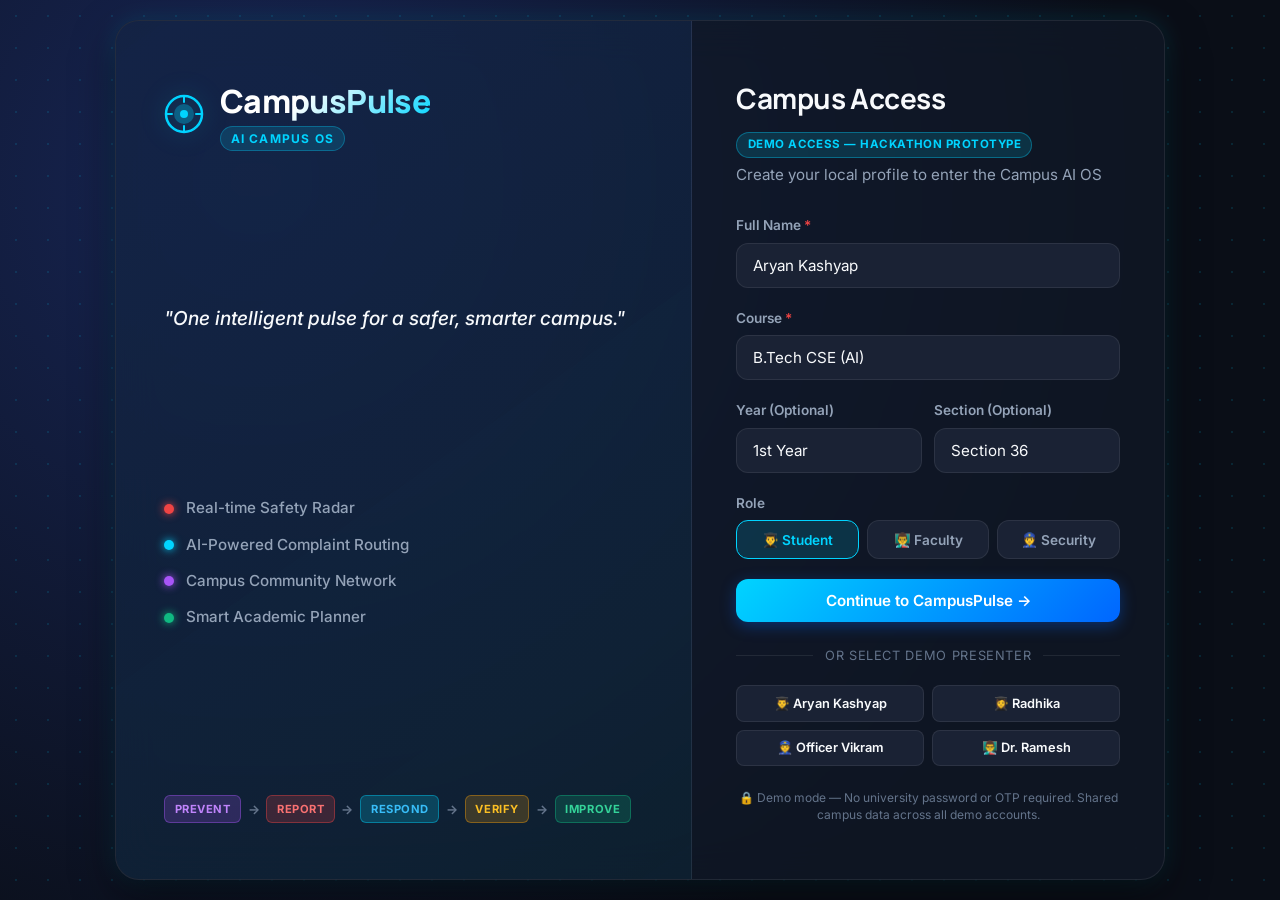
<file: index.html>
<!DOCTYPE html>
<html lang="en" data-theme="dark">
<head>
<meta charset="UTF-8"/>
<meta name="viewport" content="width=device-width, initial-scale=1.0, maximum-scale=5.0, user-scalable=yes"/>
<title>CampusPulse — AI Campus OS</title>
<link rel="manifest" href="manifest.json"/>
<meta name="theme-color" content="#0a0e17"/>
<meta name="mobile-web-app-capable" content="yes"/>
<meta name="apple-mobile-web-app-capable" content="yes"/>
<meta name="apple-mobile-web-app-status-bar-style" content="black-translucent"/>
<link rel="icon" type="image/svg+xml" href="icon.svg"/>
<link rel="preconnect" href="https://fonts.googleapis.com"/>
<link rel="preconnect" href="https://fonts.gstatic.com" crossorigin/>
<link href="https://fonts.googleapis.com/css2?family=Inter:wght@300;400;500;600;700;800;900&family=Manrope:wght@400;500;600;700;800&display=swap" rel="stylesheet"/>
<link rel="stylesheet" href="styles.css"/>
</head>
<body>

<!-- ═══════════════════════════════════════════════════
     LOGIN SCREEN
═══════════════════════════════════════════════════ -->
<div id="loginScreen" class="login-screen">
  <div class="login-bg-particles"></div>
  <div class="login-container">
    <div class="login-left">
      <div class="login-brand">
        <div class="brand-icon">
          <svg width="40" height="40" viewBox="0 0 40 40" fill="none">
            <circle cx="20" cy="20" r="18" stroke="url(#grad1)" stroke-width="2.5"/>
            <circle cx="20" cy="20" r="10" fill="url(#grad1)" opacity="0.3"/>
            <circle cx="20" cy="20" r="4" fill="#00d4ff"/>
            <path d="M20 2 L20 8 M20 32 L20 38 M2 20 L8 20 M32 20 L38 20" stroke="#00d4ff" stroke-width="2" stroke-linecap="round"/>
            <defs>
              <linearGradient id="grad1" x1="0" y1="0" x2="40" y2="40">
                <stop offset="0%" stop-color="#00d4ff"/>
                <stop offset="100%" stop-color="#0066ff"/>
              </linearGradient>
            </defs>
          </svg>
        </div>
        <div class="brand-text">
          <h1>CampusPulse</h1>
          <span class="brand-tag">AI Campus OS</span>
        </div>
      </div>
      <p class="login-tagline">"One intelligent pulse for a safer, smarter campus."</p>
      <div class="login-features">
        <div class="lf-item"><span class="lf-dot safety"></span> Real-time Safety Radar</div>
        <div class="lf-item"><span class="lf-dot ai"></span> AI-Powered Complaint Routing</div>
        <div class="lf-item"><span class="lf-dot comm"></span> Campus Community Network</div>
        <div class="lf-item"><span class="lf-dot plan"></span> Smart Academic Planner</div>
      </div>
      <div class="flow-pills">
        <span class="pill prevent">PREVENT</span>
        <span class="flow-arrow">→</span>
        <span class="pill report">REPORT</span>
        <span class="flow-arrow">→</span>
        <span class="pill respond">RESPOND</span>
        <span class="flow-arrow">→</span>
        <span class="pill verify">VERIFY</span>
        <span class="flow-arrow">→</span>
        <span class="pill improve">IMPROVE</span>
      </div>
    </div>
    <div class="login-right">
      <div class="login-card">
        <div style="display:flex;align-items:center;justify-content:space-between;margin-bottom:0.4rem;gap:0.5rem;flex-wrap:wrap">
          <h2>Campus Access</h2>
          <span class="demo-badge">Demo Access — Hackathon Prototype</span>
        </div>
        <p class="login-sub">Create your local profile to enter the Campus AI OS</p>
        
        <div class="form-group">
          <label>Full Name <span class="req">*</span></label>
          <input type="text" id="demoFullName" placeholder="e.g. Aryan Kashyap" class="form-input" value="Aryan Kashyap"/>
        </div>

        <div class="form-group">
          <label>Course <span class="req">*</span></label>
          <input type="text" id="demoCourse" placeholder="e.g. B.Tech CSE (AI)" class="form-input" value="B.Tech CSE (AI)"/>
        </div>

        <div style="display:grid;grid-template-columns:1fr 1fr;gap:0.75rem;margin-bottom:1.25rem">
          <div>
            <label style="display:block;font-size:0.85rem;font-weight:600;color:var(--text-secondary);margin-bottom:0.45rem">Year (Optional)</label>
            <input type="text" id="demoYear" placeholder="e.g. 1st Year" class="form-input" value="1st Year"/>
          </div>
          <div>
            <label style="display:block;font-size:0.85rem;font-weight:600;color:var(--text-secondary);margin-bottom:0.45rem">Section (Optional)</label>
            <input type="text" id="demoSection" placeholder="e.g. Section 36" class="form-input" value="Section 36"/>
          </div>
        </div>

        <div class="form-group">
          <label>Role</label>
          <div class="role-selector">
            <button class="role-btn active" data-role="student" type="button">👨‍🎓 Student</button>
            <button class="role-btn" data-role="faculty" type="button">👨‍🏫 Faculty</button>
            <button class="role-btn" data-role="security" type="button">👮 Security</button>
          </div>
        </div>

        <button class="btn-primary btn-full" onclick="handleDemoLogin()">Continue to CampusPulse →</button>
        
        <div class="login-divider"><span>or select demo presenter</span></div>
        <div class="demo-logins">
          <div class="demo-buttons" style="display:grid;grid-template-columns:1fr 1fr;gap:0.5rem">
            <button class="demo-btn" type="button" onclick="quickFillDemo('Aryan Kashyap', 'B.Tech CSE (AI)', '1st Year', 'Section 36', 'student')">👨‍🎓 Aryan Kashyap</button>
            <button class="demo-btn" type="button" onclick="quickFillDemo('Radhika', 'B.Tech CSE (AI)', '1st Year', 'Section 36', 'student')">👩‍🎓 Radhika</button>
            <button class="demo-btn" type="button" onclick="quickFillDemo('Officer Vikram Singh', 'Security Command', 'Staff', '', 'security')">👮 Officer Vikram</button>
            <button class="demo-btn" type="button" onclick="quickFillDemo('Dr. Ramesh Sharma', 'CS Dept', 'Faculty', '', 'faculty')">👨‍🏫 Dr. Ramesh</button>
          </div>
        </div>
        <p class="login-notice">🔒 Demo mode — No university password or OTP required. Shared campus data across all demo accounts.</p>
      </div>
    </div>
  </div>
</div>

<!-- ═══════════════════════════════════════════════════
     MAIN APP
═══════════════════════════════════════════════════ -->
<div id="mainApp" class="main-app hidden">

  <!-- Mobile Backdrop Overlay -->
  <div class="sidebar-overlay" id="sidebarOverlay" onclick="closeSidebar()"></div>

  <!-- SIDEBAR -->
  <aside class="sidebar" id="sidebar">
    <div class="sidebar-header">
      <div class="sidebar-brand">
        <div class="sb-icon">
          <svg width="28" height="28" viewBox="0 0 40 40" fill="none">
            <circle cx="20" cy="20" r="18" stroke="url(#grad2)" stroke-width="2.5"/>
            <circle cx="20" cy="20" r="10" fill="url(#grad2)" opacity="0.3"/>
            <circle cx="20" cy="20" r="4" fill="#00d4ff"/>
            <path d="M20 2 L20 8 M20 32 L20 38 M2 20 L8 20 M32 20 L38 20" stroke="#00d4ff" stroke-width="2" stroke-linecap="round"/>
            <defs>
              <linearGradient id="grad2" x1="0" y1="0" x2="40" y2="40">
                <stop offset="0%" stop-color="#00d4ff"/>
                <stop offset="100%" stop-color="#0066ff"/>
              </linearGradient>
            </defs>
          </svg>
        </div>
        <span class="sb-title">CampusPulse</span>
      </div>
      <button class="sidebar-close" id="sidebarClose" onclick="closeSidebar()">✕</button>
    </div>
    <div class="sidebar-user">
      <div class="user-avatar" id="sidebarAvatar">A</div>
      <div class="user-info">
        <span class="user-name" id="sidebarName">Aryan Kashyap</span>
        <span class="user-course-badge" id="sidebarCourse" style="font-size:0.75rem;color:var(--cyan);font-weight:600;display:block">B.Tech CSE (AI)</span>
        <span class="user-role-badge" id="sidebarRole">Student</span>
      </div>
    </div>
    <nav class="sidebar-nav">
      <button class="nav-item active" data-page="dashboard" onclick="navigateTo('dashboard')">
        <span class="nav-icon">🏠</span><span class="nav-label">Dashboard</span>
      </button>
      <button class="nav-item" data-page="safetyRadar" onclick="navigateTo('safetyRadar')">
        <span class="nav-icon">🛡️</span><span class="nav-label">Safety Radar</span>
        <span class="nav-badge red">4</span>
      </button>
      <button class="nav-item" data-page="reportIssue" onclick="navigateTo('reportIssue')">
        <span class="nav-icon">🚨</span><span class="nav-label">Report Issue</span>
      </button>
      <button class="nav-item" data-page="campusIssues" onclick="navigateTo('campusIssues')">
        <span class="nav-icon">📍</span><span class="nav-label">Campus Issues</span>
        <span class="nav-badge orange">7</span>
      </button>
      <button class="nav-item" data-page="lostFound" onclick="navigateTo('lostFound')">
        <span class="nav-icon">🔎</span><span class="nav-label">Lost &amp; Found</span>
        <span class="nav-badge blue">12</span>
      </button>
      <button class="nav-item" data-page="parking" onclick="navigateTo('parking')">
        <span class="nav-icon">🚗</span><span class="nav-label">Parking &amp; Traffic</span>
      </button>
      <button class="nav-item" id="plannerNavItem" data-page="planner" onclick="navigateTo('planner')">
        <span class="nav-icon">📚</span><span class="nav-label">Student Planner</span>
      </button>
      <button class="nav-item" id="facultyNavItem" data-page="facultyHub" onclick="navigateTo('facultyHub')">
        <span class="nav-icon">👨‍🏫</span><span class="nav-label">Faculty Hub</span>
      </button>
      <button class="nav-item" data-page="community" onclick="navigateTo('community')">
        <span class="nav-icon">💬</span><span class="nav-label">Campus Community</span>
      </button>
      <button class="nav-item" id="securityNavItem" data-page="security" onclick="navigateTo('security')">
        <span class="nav-icon">👮</span><span class="nav-label">Security</span>
      </button>
      <button class="nav-item" data-page="campusAI" onclick="navigateTo('campusAI')">
        <span class="nav-icon">🤖</span><span class="nav-label">Campus AI</span>
      </button>
      <button class="nav-item" data-page="settings" onclick="navigateTo('settings')">
        <span class="nav-icon">⚙️</span><span class="nav-label">Settings</span>
      </button>
    </nav>
    <div class="sidebar-footer">
      <button class="logout-btn" style="margin-bottom:0.5rem;background:rgba(0,212,255,0.08);color:var(--cyan);border:1px solid rgba(0,212,255,0.25)" onclick="openUserSwitchModal()">👥 Switch Demo User</button>
      <button class="logout-btn" onclick="handleLogout()">← Logout</button>
      <div class="theme-toggle-sb">
        <span>🌙</span>
        <label class="toggle-switch">
          <input type="checkbox" id="themeToggleSb" onchange="toggleTheme()"/>
          <span class="toggle-slider"></span>
        </label>
        <span>☀️</span>
      </div>
    </div>
  </aside>

  <!-- MAIN CONTENT AREA -->
  <div class="content-area" id="contentArea">

    <!-- TOP BAR -->
    <header class="topbar">
      <button class="hamburger" onclick="openSidebar()">
        <span></span><span></span><span></span>
      </button>
      <div class="topbar-greeting" id="topbarGreeting">Good evening, Aryan 👋</div>
      <div class="topbar-actions">
        <button class="switch-user-btn" onclick="openUserSwitchModal()" title="Switch Demo User">
          <span>👥</span>
          <span>Switch User</span>
        </button>
        <button class="chrome-install-btn" id="chromeInstallBtn" onclick="installChromeApp()" title="Install in Google Chrome">
          <span class="cib-icon">🌐</span>
          <span class="cib-text">Chrome App</span>
        </button>
        <div class="alert-bell" onclick="showNotifications()">
          🔔<span class="bell-badge">3</span>
        </div>
        <div class="theme-toggle-top">
          <label class="toggle-switch small">
            <input type="checkbox" id="themeToggleTop" onchange="toggleTheme()"/>
            <span class="toggle-slider"></span>
          </label>
        </div>
        <div class="topbar-avatar" id="topbarAvatar" onclick="openUserSwitchModal()" title="Switch User" style="cursor:pointer">A</div>
      </div>
    </header>

    <!-- PAGE CONTENT -->
    <main class="page-container" id="pageContainer">

      <!-- ════════════ DASHBOARD PAGE ════════════ -->
      <section class="page active" id="page-dashboard">
        <div class="page-header">
          <div>
            <h2 class="page-title" id="dashGreeting">Good evening, Aryan 👋</h2>
            <p class="page-sub">Here's what's happening around your campus.</p>
          </div>
          <div class="page-header-actions">
            <div class="campus-status-pill green">🟢 Campus Normal</div>
          </div>
        </div>

        <!-- Stat Cards -->
        <div class="stats-grid">
          <div class="stat-card red-accent" onclick="navigateTo('safetyRadar')">
            <div class="stat-icon">🛡️</div>
            <div class="stat-info">
              <div class="stat-value" id="statSafetyAlerts">4</div>
              <div class="stat-label">Active Safety Alerts</div>
            </div>
            <div class="stat-arrow">→</div>
          </div>
          <div class="stat-card orange-accent" onclick="navigateTo('campusIssues')">
            <div class="stat-icon">💡</div>
            <div class="stat-info">
              <div class="stat-value" id="statInfraIssues">7</div>
              <div class="stat-label">Infrastructure Issues</div>
            </div>
            <div class="stat-arrow">→</div>
          </div>
          <div class="stat-card yellow-accent" onclick="navigateTo('parking')">
            <div class="stat-icon">🚗</div>
            <div class="stat-info">
              <div class="stat-value">3</div>
              <div class="stat-label">Traffic / Parking</div>
            </div>
            <div class="stat-arrow">→</div>
          </div>
          <div class="stat-card blue-accent" onclick="navigateTo('lostFound')">
            <div class="stat-icon">🔎</div>
            <div class="stat-info">
              <div class="stat-value">12</div>
              <div class="stat-label">Lost &amp; Found Items</div>
            </div>
            <div class="stat-arrow">→</div>
          </div>
          <div class="stat-card purple-accent" onclick="navigateTo('campusIssues')">
            <div class="stat-icon">📋</div>
            <div class="stat-info">
              <div class="stat-value" id="statMyComplaints">2</div>
              <div class="stat-label">My Complaints</div>
            </div>
            <div class="stat-arrow">→</div>
          </div>
          <div class="stat-card green-accent">
            <div class="stat-icon">📍</div>
            <div class="stat-info">
              <div class="stat-value" style="font-size:1.1rem;font-weight:700;color:var(--green)">Normal</div>
              <div class="stat-label">Campus Status</div>
              <div class="stat-sub">4 alerts · 7 issues open</div>
            </div>
          </div>
        </div>

        <!-- Quick Actions -->
        <div class="section-header"><h3>Quick Actions</h3></div>
        <div class="quick-actions">
          <button class="qa-btn red" onclick="navigateTo('reportIssue')">🚨 Report Emergency</button>
          <button class="qa-btn blue" onclick="navigateTo('safetyRadar')">🛡️ View Safety Map</button>
          <button class="qa-btn orange" onclick="navigateTo('lostFound')">🔎 Lost &amp; Found</button>
          <button class="qa-btn purple" onclick="openChatbot()">🤖 Ask Campus AI</button>
        </div>

        <!-- Recent Activity + Mini Map Preview -->
        <div class="dash-grid-2">
          <div class="dash-card">
            <div class="dash-card-header">
              <h3>Recent Campus Incidents</h3>
              <button class="link-btn" onclick="navigateTo('campusIssues')">View All →</button>
            </div>
            <div class="incident-list">
              <div class="incident-item high" onclick="openIncidentModal('inc1')">
                <div class="inc-dot red"></div>
                <div class="inc-info">
                  <span class="inc-title">Aggressive Dog — Canteen</span>
                  <span class="inc-meta">18 min ago · High Priority · Assigned</span>
                </div>
                <span class="inc-status assigned">Assigned</span>
              </div>
              <div class="incident-item" onclick="openIncidentModal('inc2')">
                <div class="inc-dot orange"></div>
                <div class="inc-info">
                  <span class="inc-title">Broken Streetlight — Girls' Hostel Rd</span>
                  <span class="inc-meta">1h ago · High · In Progress</span>
                </div>
                <span class="inc-status inprogress">In Progress</span>
              </div>
              <div class="incident-item" onclick="openIncidentModal('inc3')">
                <div class="inc-dot yellow"></div>
                <div class="inc-info">
                  <span class="inc-title">Parking Congestion — Gate 2</span>
                  <span class="inc-meta">2h ago · Medium · Resolved</span>
                </div>
                <span class="inc-status resolved">Resolved</span>
              </div>
              <div class="incident-item" onclick="openIncidentModal('inc4')">
                <div class="inc-dot red"></div>
                <div class="inc-info">
                  <span class="inc-title">Sanitary Dispenser Empty — Women's WR</span>
                  <span class="inc-meta">3h ago · High · Assigned</span>
                </div>
                <span class="inc-status assigned">Assigned</span>
              </div>
              <div class="incident-item" onclick="openIncidentModal('inc5')">
                <div class="inc-dot blue"></div>
                <div class="inc-info">
                  <span class="inc-title">Lost ID Card — Near Library</span>
                  <span class="inc-meta">4h ago · Low · Open</span>
                </div>
                <span class="inc-status open">Open</span>
              </div>
            </div>
          </div>
          <div class="dash-card">
            <div class="dash-card-header">
              <h3>Campus Pulse</h3>
              <button class="link-btn" onclick="navigateTo('safetyRadar')">Open Map →</button>
            </div>
            <!-- Mini Map Preview -->
            <div class="mini-map" onclick="navigateTo('safetyRadar')">
              <div class="mini-map-label">Tap to open interactive Safety Radar</div>
              <div class="campus-mini-layout">
                <div class="mini-zone" style="top:10%;left:20%;width:50%;height:15%;">Academic Block</div>
                <div class="mini-zone" style="top:30%;left:10%;width:35%;height:20%;">Library</div>
                <div class="mini-zone" style="top:30%;left:55%;width:35%;height:20%;">Girls' Hostel</div>
                <div class="mini-zone" style="top:58%;left:15%;width:30%;height:15%;">Canteen</div>
                <div class="mini-zone" style="top:58%;left:55%;width:30%;height:15%;">Sports Complex</div>
                <div class="mini-zone" style="top:80%;left:30%;width:40%;height:12%;">Main Gate</div>
                <!-- Pins -->
                <div class="mini-pin red" style="top:28%;left:67%;" title="Streetlight"></div>
                <div class="mini-pin orange" style="top:62%;left:25%;" title="Dog"></div>
                <div class="mini-pin yellow" style="top:82%;left:50%;" title="Parking"></div>
                <div class="mini-pin blue" style="top:35%;left:30%;" title="Lost Item"></div>
                <div class="mini-pin green" style="top:15%;left:45%;" title="Resolved"></div>
              </div>
            </div>
            <!-- Community Teaser -->
            <div class="community-teaser">
              <div class="ct-post">
                <span class="ct-icon">📍</span>
                <span class="ct-text">"Main road near Block B is partially blocked. Use alternate route."</span>
              </div>
              <div class="ct-post">
                <span class="ct-icon">✅</span>
                <span class="ct-text">"Streetlight near library is working again!"</span>
              </div>
            </div>
          </div>
        </div>

        <!-- AI Insights Banner -->
        <div class="ai-insight-banner">
          <div class="aib-icon">🤖</div>
          <div class="aib-text">
            <strong>Campus AI Insight</strong>
            <p>3 recurring reports from Girls' Hostel Road suggest a systemic lighting issue. Recommendation: Infrastructure audit within 48 hours.</p>
          </div>
          <button class="btn-ghost" onclick="navigateTo('campusAI')">Ask AI →</button>
        </div>
      </section>

      <!-- ════════════ SAFETY RADAR PAGE ════════════ -->
      <section class="page" id="page-safetyRadar">
        <div class="page-header">
          <div>
            <h2 class="page-title">🛡️ Safety Radar</h2>
            <p class="page-sub">Real-time campus incident map</p>
          </div>
          <div class="page-header-actions">
            <div class="alert-summary">
              <span class="as-item red">🔴 4 High</span>
              <span class="as-item orange">🟠 3 Med</span>
              <span class="as-item green">🟢 8 Resolved</span>
            </div>
          </div>
        </div>

        <!-- Filter Bar -->
        <div class="filter-bar">
          <button class="filter-btn active" data-filter="all" onclick="filterMap('all',this)">All</button>
          <button class="filter-btn" data-filter="safety" onclick="filterMap('safety',this)">🔴 Safety</button>
          <button class="filter-btn" data-filter="infra" onclick="filterMap('infra',this)">🟠 Infrastructure</button>
          <button class="filter-btn" data-filter="parking" onclick="filterMap('parking',this)">🟡 Parking</button>
          <button class="filter-btn" data-filter="lost" onclick="filterMap('lost',this)">🔵 Lost &amp; Found</button>
          <button class="filter-btn" data-filter="women" onclick="filterMap('women',this)">🟣 Women's Safety</button>
          <button class="filter-btn" data-filter="resolved" onclick="filterMap('resolved',this)">🟢 Resolved</button>
        </div>

        <!-- Interactive Map -->
        <div class="campus-map-wrapper">
          <div class="campus-map" id="campusMap">
            <!-- Campus Layout -->
            <div class="map-zone academic" style="top:8%;left:25%;width:50%;height:16%;">
              <span>🏛️ Academic Block</span>
            </div>
            <div class="map-zone library" style="top:27%;left:8%;width:28%;height:18%;">
              <span>📚 Library</span>
            </div>
            <div class="map-zone hostel-girls" style="top:27%;left:64%;width:28%;height:18%;">
              <span>🏠 Girls' Hostel</span>
            </div>
            <div class="map-zone hostel-boys" style="top:27%;left:38%;width:22%;height:18%;">
              <span>🏠 Boys' Hostel</span>
            </div>
            <div class="map-zone canteen" style="top:50%;left:8%;width:25%;height:15%;">
              <span>🍽️ Canteen</span>
            </div>
            <div class="map-zone sports" style="top:50%;left:68%;width:24%;height:15%;">
              <span>⚽ Sports Complex</span>
            </div>
            <div class="map-zone parking-area" style="top:50%;left:38%;width:25%;height:15%;">
              <span>🚗 Parking</span>
            </div>
            <div class="map-zone main-gate" style="top:72%;left:35%;width:30%;height:12%;">
              <span>🚪 Main Gate</span>
            </div>
            <div class="map-zone road" style="top:69%;left:5%;width:25%;height:5%;">
              <span style="font-size:0.6rem">Main Road</span>
            </div>
            <!-- Incident Pins -->
            <div class="map-pin safety active-pin" style="top:32%;left:75%;" data-filter="safety" onclick="openIncidentModal('inc2')" title="Broken Streetlight">
              <span class="pin-pulse"></span>🔴
              <div class="pin-label">Streetlight</div>
            </div>
            <div class="map-pin safety active-pin" style="top:54%;left:17%;" data-filter="safety" onclick="openIncidentModal('inc1')" title="Aggressive Dog">
              <span class="pin-pulse"></span>🔴
              <div class="pin-label">Dog</div>
            </div>
            <div class="map-pin parking active-pin" style="top:75%;left:50%;" data-filter="parking" onclick="openIncidentModal('inc3')" title="Parking Congestion">
              🟡
              <div class="pin-label">Parking</div>
            </div>
            <div class="map-pin infra active-pin" style="top:72%;left:15%;" data-filter="infra" onclick="openIncidentModal('inc6')" title="Reckless Driving">
              🟠
              <div class="pin-label">Driving</div>
            </div>
            <div class="map-pin women active-pin" style="top:36%;left:68%;" data-filter="women" onclick="openIncidentModal('inc4w')" title="Sanitary Dispenser">
              🟣
              <div class="pin-label">Sanitary</div>
            </div>
            <div class="map-pin lost active-pin" style="top:38%;left:20%;" data-filter="lost" onclick="openIncidentModal('inc5')" title="Lost ID Card">
              🔵
              <div class="pin-label">Lost Item</div>
            </div>
            <div class="map-pin resolved active-pin" style="top:14%;left:48%;" data-filter="resolved" onclick="openIncidentModal('incR1')" title="Resolved: Blocked Path">
              🟢
              <div class="pin-label">Resolved</div>
            </div>
            <div class="map-pin resolved active-pin" style="top:53%;left:78%;" data-filter="resolved" onclick="openIncidentModal('incR2')" title="Resolved: Light Fixed">
              🟢
              <div class="pin-label">Fixed</div>
            </div>
            <!-- Compass -->
            <div class="map-compass">N↑</div>
            <!-- Legend -->
            <div class="map-legend">
              <div class="ml-item"><span>🔴</span> High Safety</div>
              <div class="ml-item"><span>🟠</span> Infrastructure</div>
              <div class="ml-item"><span>🟡</span> Parking</div>
              <div class="ml-item"><span>🔵</span> Lost &amp; Found</div>
              <div class="ml-item"><span>🟣</span> Women's Safety</div>
              <div class="ml-item"><span>🟢</span> Resolved</div>
            </div>
          </div>
        </div>

        <!-- Women's Safety Banner -->
        <div class="womens-safety-banner" onclick="navigateTo('safetyRadar'); showWomensSafety()">
          <div class="wsb-left">
            <span class="wsb-icon">🟣</span>
            <div>
              <strong>Women's Safety &amp; Grievance Center</strong>
              <p>Private, fast reporting for sensitive safety concerns</p>
            </div>
          </div>
          <button class="btn-purple" onclick="event.stopPropagation();showWomensSafetyModal()">Access Module →</button>
        </div>

        <!-- Incidents List Below Map -->
        <div class="incidents-below-map">
          <h3>Active Incidents</h3>
          <div class="incident-cards-grid" id="incidentCardsGrid">
            <!-- Populated by JS -->
          </div>
        </div>
      </section>

      <!-- ════════════ REPORT ISSUE PAGE ════════════ -->
      <section class="page" id="page-reportIssue">
        <div class="page-header">
          <div>
            <h2 class="page-title">🚨 Report an Issue</h2>
            <p class="page-sub">What's happening? Help us act fast.</p>
          </div>
        </div>
        <!-- Step Indicator -->
        <div class="step-indicator">
          <div class="step active" id="step1-ind"><span>1</span> Category</div>
          <div class="step-line"></div>
          <div class="step" id="step2-ind"><span>2</span> Details</div>
          <div class="step-line"></div>
          <div class="step" id="step3-ind"><span>3</span> Confirm</div>
        </div>

        <!-- Step 1: Category -->
        <div id="reportStep1">
          <p class="step-prompt">Select the type of issue you want to report:</p>
          <div class="category-grid">
            <button class="cat-card" data-cat="Safety" onclick="selectCategory('Safety','🛡️')">
              <span class="cat-icon">🛡️</span><span>Safety</span>
            </button>
            <button class="cat-card" data-cat="Women's Safety" onclick="selectCategory(this.dataset.cat,'👩')">
              <span class="cat-icon">👩</span><span>Women's Safety</span>
            </button>
            <button class="cat-card" data-cat="Lighting" onclick="selectCategory('Lighting','💡')">
              <span class="cat-icon">💡</span><span>Lighting</span>
            </button>
            <button class="cat-card" data-cat="Animal" onclick="selectCategory('Animal','🐕')">
              <span class="cat-icon">🐕</span><span>Animal / Dog</span>
            </button>
            <button class="cat-card" data-cat="Infrastructure" onclick="selectCategory('Infrastructure','🏗️')">
              <span class="cat-icon">🏗️</span><span>Infrastructure</span>
            </button>
            <button class="cat-card" data-cat="Parking" onclick="selectCategory('Parking','🚗')">
              <span class="cat-icon">🚗</span><span>Parking</span>
            </button>
            <button class="cat-card" data-cat="Traffic" onclick="selectCategory('Traffic','🚦')">
              <span class="cat-icon">🚦</span><span>Traffic / Reckless Driving</span>
            </button>
            <button class="cat-card" data-cat="Sanitary" onclick="selectCategory('Sanitary','🧻')">
              <span class="cat-icon">🧻</span><span>Sanitary Facility</span>
            </button>
            <button class="cat-card" data-cat="Lost Item" onclick="selectCategory('Lost Item','🔎')">
              <span class="cat-icon">🔎</span><span>Lost Item</span>
            </button>
            <button class="cat-card" data-cat="Academic" onclick="selectCategory('Academic','📚')">
              <span class="cat-icon">📚</span><span>Academic</span>
            </button>
            <button class="cat-card" data-cat="Other" onclick="selectCategory('Other','📝')">
              <span class="cat-icon">📝</span><span>Other</span>
            </button>
          </div>
        </div>

        <!-- Step 2: Details Form -->
        <div id="reportStep2" class="hidden">
          <div class="report-form-header">
            <span id="reportCatIcon" class="rf-icon">🛡️</span>
            <div>
              <h3 id="reportCatTitle">Safety Issue</h3>
              <p>Please provide details below</p>
            </div>
          </div>
          <div class="report-form">
            <div class="form-group">
              <label>Issue Title <span class="req">*</span></label>
              <input type="text" id="reportTitle" class="form-input" placeholder='e.g. "Broken Streetlight" or "Aggressive Dog"' />
            </div>
            <div class="form-group">
              <label>What happened? <span class="req">*</span></label>
              <textarea id="reportDesc" class="form-textarea" rows="4" placeholder='e.g. "Streetlight near Block A is not working."'></textarea>
            </div>
            <div class="form-row">
              <div class="form-group">
                <label>Location <span class="req">*</span></label>
                <select id="reportLocation" class="form-select">
                  <option value="">Select location...</option>
                  <option>Block A</option>
                  <option>Block B</option>
                  <option>Main Gate</option>
                  <option>Academic Block</option>
                  <option>Library</option>
                  <option>Girls' Hostel</option>
                  <option>Boys' Hostel</option>
                  <option>Canteen</option>
                  <option>Sports Complex</option>
                  <option>Gate 2 Parking</option>
                  <option>Main Road</option>
                  <option>Women's Washroom</option>
                  <option>Other (specify in description)</option>
                </select>
              </div>
              <div class="form-group">
                <label>Priority</label>
                <div class="priority-selector">
                  <button class="prio-btn" data-prio="Low" onclick="selectPriority('Low',this)">Low</button>
                  <button class="prio-btn active" data-prio="Medium" onclick="selectPriority('Medium',this)">Medium</button>
                  <button class="prio-btn" data-prio="High" onclick="selectPriority('High',this)">High</button>
                  <button class="prio-btn emergency" data-prio="Emergency" onclick="selectPriority('Emergency',this)">🚨 Emergency</button>
                </div>
              </div>
            </div>
            <div class="form-group">
              <label>Action Requested</label>
              <div class="action-chips">
                <button class="chip" onclick="toggleChip(this)">Maintenance Required</button>
                <button class="chip" onclick="toggleChip(this)">Security Assistance</button>
                <button class="chip" onclick="toggleChip(this)">Animal Control</button>
                <button class="chip" onclick="toggleChip(this)">Cleaning</button>
                <button class="chip" onclick="toggleChip(this)">Investigation</button>
                <button class="chip" onclick="toggleChip(this)">Information</button>
              </div>
            </div>
            <div class="form-group">
              <label>Upload Image (Optional)</label>
              <div class="image-upload-zone" onclick="document.getElementById('imgUpload').click()">
                <input type="file" id="imgUpload" accept="image/*" style="display:none" onchange="previewImage(event)"/>
                <div id="imgPreviewArea">
                  <span class="upload-icon">📷</span>
                  <p>Click to upload or drag & drop</p>
                  <span class="upload-hint">JPG, PNG up to 10MB</span>
                </div>
              </div>
            </div>
            <div class="form-actions">
              <button class="btn-ghost" onclick="goToStep(1)">← Back</button>
              <button class="btn-primary" onclick="submitReport()">Submit Report →</button>
            </div>
          </div>
        </div>

        <!-- Step 3: AI Processing + Confirmation -->
        <div id="reportStep3" class="hidden">
          <div class="ai-processing" id="aiProcessing">
            <div class="ai-brain">🤖</div>
            <h3>Campus AI is processing your report...</h3>
            <div class="ai-steps-list">
              <div class="ai-step-item" id="ais1">⏳ Understanding report...</div>
              <div class="ai-step-item" id="ais2">⏳ Categorizing...</div>
              <div class="ai-step-item" id="ais3">⏳ Identifying location...</div>
              <div class="ai-step-item" id="ais4">⏳ Assigning priority...</div>
              <div class="ai-step-item" id="ais5">⏳ Routing to authorities...</div>
            </div>
          </div>
          <div class="report-success hidden" id="reportSuccess">
            <div class="success-icon">✅</div>
            <h2>Report Created!</h2>
            <div class="success-details">
              <div class="sd-row"><span>Complaint ID</span><strong id="successId">CP-2026-001</strong></div>
              <div class="sd-row"><span>Title</span><strong id="successTitle">Broken Streetlight</strong></div>
              <div class="sd-row"><span>Reporter</span><strong id="successReporter">Aryan Kashyap (B.Tech CSE (AI))</strong></div>
              <div class="sd-row"><span>Category</span><strong id="successCat">—</strong></div>
              <div class="sd-row"><span>Location</span><strong id="successLoc">—</strong></div>
              <div class="sd-row"><span>Priority</span><strong id="successPrio">—</strong></div>
              <div class="sd-row"><span>Status</span><strong id="successStatus" style="color:var(--cyan)">Reported</strong></div>
              <div class="sd-row"><span>Assigned to</span><strong id="successAssigned">Campus Security &amp; Facilities</strong></div>
            </div>
            <p class="ai-note">🤖 Campus AI has categorized this as <strong id="aiCatNote">High Priority</strong>. Expected response time: <strong>15–30 minutes</strong>.</p>
            <div class="success-actions">
              <button class="btn-primary" onclick="navigateTo('campusIssues')">Track Complaint →</button>
              <button class="btn-ghost" onclick="goToStep(1); resetReport()">Report Another</button>
            </div>
          </div>
        </div>
      </section>

      <!-- ════════════ CAMPUS ISSUES PAGE ════════════ -->
      <section class="page" id="page-campusIssues">
        <div class="page-header">
          <div>
            <h2 class="page-title">📍 Campus Issues</h2>
            <p class="page-sub">All reported complaints and their tracking status</p>
          </div>
          <button class="btn-primary" onclick="navigateTo('reportIssue')">+ New Report</button>
        </div>
        <!-- Analytics Mini -->
        <div class="issues-analytics">
          <div class="ia-card red-accent"><div class="ia-val">4</div><div class="ia-label">High Priority</div></div>
          <div class="ia-card orange-accent"><div class="ia-val">5</div><div class="ia-label">In Progress</div></div>
          <div class="ia-card blue-accent"><div class="ia-val">3</div><div class="ia-label">Assigned</div></div>
          <div class="ia-card green-accent"><div class="ia-val">28</div><div class="ia-label">Resolved</div></div>
        </div>
        <!-- Filter -->
        <div class="filter-bar">
          <button class="filter-btn active" onclick="filterIssues('all',this)">All</button>
          <button class="filter-btn" onclick="filterIssues('high',this)">🔴 High Priority</button>
          <button class="filter-btn" onclick="filterIssues('inprogress',this)">🟠 In Progress</button>
          <button class="filter-btn" onclick="filterIssues('assigned',this)">🔵 Assigned</button>
          <button class="filter-btn" onclick="filterIssues('resolved',this)">🟢 Resolved</button>
        </div>
        <!-- Issues List -->
        <div class="issues-list" id="issuesList">
          <!-- Populated by JS -->
        </div>
      </section>

      <!-- ════════════ LOST & FOUND PAGE ════════════ -->
      <section class="page" id="page-lostFound">
        <div class="page-header">
          <div>
            <h2 class="page-title">🔎 Lost &amp; Found</h2>
            <p class="page-sub">AI-powered matching for lost and found items</p>
          </div>
        </div>
        <!-- Main Options -->
        <div class="lf-options">
          <div class="lf-option lost" onclick="showLFForm('lost')">
            <div class="lfo-icon">😟</div>
            <h3>I Lost Something</h3>
            <p>Report a lost item and let Campus AI find matches</p>
            <button class="btn-red">Report Lost Item</button>
          </div>
          <div class="lf-option found" onclick="showLFForm('found')">
            <div class="lfo-icon">😊</div>
            <h3>I Found Something</h3>
            <p>Submit a found item to help return it safely</p>
            <button class="btn-green">Submit Found Item</button>
          </div>
        </div>
        <!-- AI Matches -->
        <div class="ai-matches-section">
          <div class="section-header">
            <h3>🤖 Campus AI Matches</h3>
            <span class="ai-badge">3 Possible Matches Found</span>
          </div>
          <div class="match-cards">
            <div class="match-card">
              <div class="match-header">
                <div class="match-icon">🪪</div>
                <div class="match-info">
                  <strong>University ID Card</strong>
                  <span>Lost near Library · 4h ago</span>
                </div>
                <span class="match-score">94% Match</span>
              </div>
              <p class="match-desc">Possible match: ID Card found near Library entrance. Submitted by Campus Security.</p>
              <div class="match-actions">
                <button class="btn-primary small" onclick="showMatchModal()">View Match</button>
                <button class="btn-ghost small">Contact Securely</button>
              </div>
            </div>
            <div class="match-card">
              <div class="match-header">
                <div class="match-icon">👛</div>
                <div class="match-info">
                  <strong>Black Wallet</strong>
                  <span>Lost near Canteen · 6h ago</span>
                </div>
                <span class="match-score">78% Match</span>
              </div>
              <p class="match-desc">Possible match: Brown wallet with cards found near canteen table. Submitted by student.</p>
              <div class="match-actions">
                <button class="btn-primary small" onclick="showMatchModal()">View Match</button>
                <button class="btn-ghost small">Contact Securely</button>
              </div>
            </div>
            <div class="match-card">
              <div class="match-header">
                <div class="match-icon">🎧</div>
                <div class="match-info">
                  <strong>Earphones (White)</strong>
                  <span>Lost at Sports Complex · 1d ago</span>
                </div>
                <span class="match-score">61% Match</span>
              </div>
              <p class="match-desc">Possible match: White earphones found at sports field. Submitted by security.</p>
              <div class="match-actions">
                <button class="btn-primary small" onclick="showMatchModal()">View Match</button>
                <button class="btn-ghost small">Contact Securely</button>
              </div>
            </div>
          </div>
          <p class="privacy-note">🔒 Personal contact details are never shown publicly. All matches are handled securely.</p>
        </div>
        <!-- Recent Items -->
        <div class="section-header"><h3>Recently Reported Items</h3></div>
        <div class="lf-items-grid" id="lfItemsGrid">
          <!-- Populated by JS -->
        </div>
      </section>

      <!-- ════════════ PARKING & TRAFFIC PAGE ════════════ -->
      <section class="page" id="page-parking">
        <div class="page-header">
          <div>
            <h2 class="page-title">🚗 Parking &amp; Traffic</h2>
            <p class="page-sub">Live campus traffic and parking status</p>
          </div>
        </div>
        <!-- Parking Zones -->
        <div class="parking-zones">
          <div class="parking-zone green">
            <div class="pz-header">
              <h3>Gate 1 Parking</h3>
              <span class="pz-status green">🟢 Low Traffic</span>
            </div>
            <div class="pz-bar">
              <div class="pz-fill green" style="width:25%"></div>
            </div>
            <div class="pz-stats">
              <span>~25 vehicles</span><span>Capacity: 100</span>
            </div>
            <p class="pz-desc">2-wheelers and staff vehicles. Plenty of space available.</p>
          </div>
          <div class="parking-zone orange">
            <div class="pz-header">
              <h3>Gate 2 Parking</h3>
              <span class="pz-status orange">🟠 Busy</span>
            </div>
            <div class="pz-bar">
              <div class="pz-fill orange" style="width:68%"></div>
            </div>
            <div class="pz-stats">
              <span>~68 vehicles</span><span>Capacity: 100</span>
            </div>
            <p class="pz-desc">Near capacity. Consider using Gate 1 parking.</p>
          </div>
          <div class="parking-zone red">
            <div class="pz-header">
              <h3>Academic Block</h3>
              <span class="pz-status red">🔴 Heavy Congestion</span>
            </div>
            <div class="pz-bar">
              <div class="pz-fill red" style="width:92%"></div>
            </div>
            <div class="pz-stats">
              <span>~92 vehicles</span><span>Capacity: 100</span>
            </div>
            <p class="pz-desc">Near full. Overflow vehicles blocking emergency access.</p>
          </div>
        </div>
        <!-- Traffic Reports -->
        <div class="section-header">
          <h3>Active Traffic Reports</h3>
          <button class="btn-primary small" onclick="showTrafficReportModal()">+ Report</button>
        </div>
        <div class="traffic-reports">
          <div class="traffic-card high">
            <div class="tc-icon">🚧</div>
            <div class="tc-info">
              <strong>Emergency Access Blocked</strong>
              <span>Academic Block · 2 reports · High</span>
              <p>"Two-wheelers are blocking the emergency access road."</p>
            </div>
            <span class="tc-status">Security Notified</span>
          </div>
          <div class="traffic-card medium">
            <div class="tc-icon">🚗</div>
            <div class="tc-info">
              <strong>Congestion at Gate 2</strong>
              <span>Main Gate · 5 reports · Medium</span>
              <p>"Heavy traffic near Gate 2, vehicles lined up on main road."</p>
            </div>
            <span class="tc-status">Monitoring</span>
          </div>
          <div class="traffic-card low">
            <div class="tc-icon">🚦</div>
            <div class="tc-info">
              <strong>Reckless Driving</strong>
              <span>Main Road · 1 report · Low</span>
              <p>"Vehicle was speeding through the campus internal road."</p>
            </div>
            <span class="tc-status">Logged</span>
          </div>
        </div>
        <!-- Quick Report -->
        <div class="quick-report-traffic">
          <h3>Quick Report</h3>
          <div class="qrt-grid">
            <button class="qrt-btn" onclick="quickTrafficReport('Wrong Parking')">🅿️ Wrong Parking</button>
            <button class="qrt-btn" onclick="quickTrafficReport('Blocked Route')">🚧 Blocked Route</button>
            <button class="qrt-btn" onclick="quickTrafficReport('Reckless Driving')">🚗 Reckless Driving</button>
            <button class="qrt-btn" onclick="quickTrafficReport('Traffic Congestion')">🚦 Congestion</button>
            <button class="qrt-btn" onclick="quickTrafficReport('Unauthorized Parking')">⛔ Unauthorized Parking</button>
            <button class="qrt-btn" onclick="quickTrafficReport('Accident')">⚠️ Accident</button>
          </div>
        </div>
      </section>

      <!-- ════════════ STUDENT PLANNER PAGE ════════════ -->
      <section class="page" id="page-planner">
        <div class="page-header">
          <div>
            <h2 class="page-title">📚 Student AI Planner</h2>
            <p class="page-sub">Your AI Academic Copilot</p>
          </div>
        </div>
        <div class="planner-layout">
          <div class="planner-left">
            <!-- Subjects -->
            <div class="planner-card">
              <h3>📖 My Subjects</h3>
              <div class="subject-list">
                <div class="subject-item">
                  <span class="subject-color" style="background:#00d4ff"></span>
                  <span>Programming</span>
                  <button class="remove-btn" onclick="removeSubject(this)">✕</button>
                </div>
                <div class="subject-item">
                  <span class="subject-color" style="background:#7c3aed"></span>
                  <span>Mathematics</span>
                  <button class="remove-btn" onclick="removeSubject(this)">✕</button>
                </div>
                <div class="subject-item">
                  <span class="subject-color" style="background:#f59e0b"></span>
                  <span>Cyber Security</span>
                  <button class="remove-btn" onclick="removeSubject(this)">✕</button>
                </div>
                <div class="subject-item">
                  <span class="subject-color" style="background:#10b981"></span>
                  <span>Engineering Design</span>
                  <button class="remove-btn" onclick="removeSubject(this)">✕</button>
                </div>
                <div class="subject-item">
                  <span class="subject-color" style="background:#ef4444"></span>
                  <span>English</span>
                  <button class="remove-btn" onclick="removeSubject(this)">✕</button>
                </div>
              </div>
              <div class="add-row">
                <input type="text" id="newSubject" placeholder="Add subject..." class="form-input small"/>
                <button class="btn-primary small" onclick="addSubject()">Add</button>
              </div>
            </div>
            <!-- Exams -->
            <div class="planner-card">
              <h3>📅 Upcoming Exams</h3>
              <div class="exam-list">
                <div class="exam-item">
                  <div class="exam-countdown">
                    <span class="countdown-num">17</span>
                    <span class="countdown-label">days</span>
                  </div>
                  <div class="exam-info">
                    <strong>Midterm Exam</strong>
                    <span>20 October 2026</span>
                    <span class="exam-subs">All Subjects</span>
                  </div>
                  <span class="exam-alert orange">Upcoming</span>
                </div>
                <div class="exam-item">
                  <div class="exam-countdown">
                    <span class="countdown-num">45</span>
                    <span class="countdown-label">days</span>
                  </div>
                  <div class="exam-info">
                    <strong>End Semester</strong>
                    <span>17 November 2026</span>
                    <span class="exam-subs">All Subjects</span>
                  </div>
                  <span class="exam-alert green">Planned</span>
                </div>
              </div>
              <button class="btn-ghost small" onclick="addExamModal()">+ Add Exam</button>
            </div>
            <!-- Upload Timetable -->
            <div class="planner-card">
              <h3>📤 Timetable</h3>
              <button class="upload-timetable-btn" onclick="showTimetableUpload()">
                <span>📄</span> Upload Timetable
              </button>
              <p class="upload-hint-text">Upload PDF, Excel, or image of your timetable. Campus AI will parse it automatically.</p>
            </div>
          </div>
          <div class="planner-right">
            <!-- Today's Priority -->
            <div class="priority-card">
              <h3>⭐ Today's Priority</h3>
              <ol class="priority-list">
                <li>Complete Programming assignment</li>
                <li>Revise Mathematics Unit 2</li>
                <li>45 min DSA practice session</li>
              </ol>
            </div>
            <!-- AI Schedule -->
            <div class="ai-schedule-card">
              <div class="asc-header">
                <h3>🤖 AI-Generated Schedule — Tomorrow</h3>
                <button class="btn-ghost small" onclick="regenerateSchedule()">Regenerate</button>
              </div>
              <div class="schedule-timeline" id="scheduleTimeline">
                <div class="sch-item">
                  <span class="sch-time">08:00</span>
                  <div class="sch-bar math"></div>
                  <div class="sch-content">
                    <strong>Mathematics Revision</strong>
                    <span>Unit 2 — Calculus · 2 hrs</span>
                  </div>
                </div>
                <div class="sch-item">
                  <span class="sch-time">10:00</span>
                  <div class="sch-bar prog"></div>
                  <div class="sch-content">
                    <strong>Programming Class</strong>
                    <span>Arrays & Linked Lists · 1.5 hrs</span>
                  </div>
                </div>
                <div class="sch-item">
                  <span class="sch-time">12:00</span>
                  <div class="sch-bar break"></div>
                  <div class="sch-content">
                    <strong>Lunch Break</strong>
                    <span>Rest & recharge · 1 hr</span>
                  </div>
                </div>
                <div class="sch-item">
                  <span class="sch-time">14:00</span>
                  <div class="sch-bar eng"></div>
                  <div class="sch-content">
                    <strong>Engineering Design</strong>
                    <span>Project Review · 2 hrs</span>
                  </div>
                </div>
                <div class="sch-item">
                  <span class="sch-time">16:00</span>
                  <div class="sch-bar cyber"></div>
                  <div class="sch-content">
                    <strong>Cyber Security</strong>
                    <span>Network Protocols · 1.5 hrs</span>
                  </div>
                </div>
                <div class="sch-item">
                  <span class="sch-time">18:30</span>
                  <div class="sch-bar prog"></div>
                  <div class="sch-content">
                    <strong>DSA Practice</strong>
                    <span>LeetCode Problems · 45 min</span>
                  </div>
                </div>
                <div class="sch-item">
                  <span class="sch-time">20:30</span>
                  <div class="sch-bar eng"></div>
                  <div class="sch-content">
                    <strong>Assignment Work</strong>
                    <span>Programming + English · 1 hr</span>
                  </div>
                </div>
              </div>
            </div>
            <!-- Weekly View -->
            <div class="weekly-card">
              <h3>📆 Week Overview</h3>
              <div class="week-grid">
                <div class="wday today"><span>Mon</span><div class="wday-tasks"><span class="wt math">Math</span><span class="wt prog">Prog</span></div></div>
                <div class="wday"><span>Tue</span><div class="wday-tasks"><span class="wt cyber">Cyber</span><span class="wt eng">Eng</span></div></div>
                <div class="wday"><span>Wed</span><div class="wday-tasks"><span class="wt math">Math</span><span class="wt prog">Prog</span></div></div>
                <div class="wday"><span>Thu</span><div class="wday-tasks"><span class="wt eng">Eng</span><span class="wt engl">Engl</span></div></div>
                <div class="wday"><span>Fri</span><div class="wday-tasks"><span class="wt cyber">Cyber</span><span class="wt prog">Prog</span></div></div>
                <div class="wday exam-day"><span>Sat</span><div class="wday-tasks"><span class="wt exam">Midterm</span></div></div>
                <div class="wday"><span>Sun</span><div class="wday-tasks"><span style="font-size:.7rem;color:var(--text-muted)">Rest</span></div></div>
              </div>
            </div>
          </div>
        </div>
      </section>

      <!-- ════════════ FACULTY HUB PAGE ════════════ -->
      <section class="page" id="page-facultyHub">
        <div class="page-header">
          <div>
            <h2 class="page-title">👨‍🏫 Faculty Hub</h2>
            <p class="page-sub">Turn Syllabus Into a Smarter Teaching Timeline.</p>
          </div>
        </div>
        <div class="faculty-layout">
          <div class="faculty-left">
            <div class="fac-card">
              <h3>📤 Upload Syllabus</h3>
              <div class="upload-zone" onclick="document.getElementById('syllabusUpload').click()">
                <input type="file" id="syllabusUpload" style="display:none"/>
                <span class="upload-icon">📄</span>
                <p>Upload syllabus document</p>
                <span class="upload-hint">PDF, DOCX supported</span>
              </div>
              <button class="btn-primary btn-full" style="margin-top:.75rem" onclick="showFacultyAI()">Generate AI Timeline →</button>
            </div>
            <div class="fac-card">
              <h3>📅 Class Schedule</h3>
              <div class="class-schedule-list">
                <div class="cs-item"><span class="cs-day">Mon</span><span>Programming — 10:00 AM, Room 201</span></div>
                <div class="cs-item"><span class="cs-day">Tue</span><span>Data Structures — 12:00 PM, Room 301</span></div>
                <div class="cs-item"><span class="cs-day">Wed</span><span>Programming — 10:00 AM, Room 201</span></div>
                <div class="cs-item"><span class="cs-day">Thu</span><span>AI Lab — 2:00 PM, Lab 102</span></div>
                <div class="cs-item"><span class="cs-day">Fri</span><span>Office Hours — 11:00 AM</span></div>
              </div>
            </div>
            <div class="fac-card">
              <h3>📝 Assessments</h3>
              <div class="assessment-list">
                <div class="al-item"><span class="al-date orange">Oct 20</span><span>Midterm Examination</span></div>
                <div class="al-item"><span class="al-date blue">Nov 5</span><span>Lab Assignment 3 Due</span></div>
                <div class="al-item"><span class="al-date red">Nov 17</span><span>End Semester Exam</span></div>
              </div>
              <button class="btn-ghost small" style="margin-top:.5rem">+ Add Assessment</button>
            </div>
          </div>
          <div class="faculty-right">
            <!-- Topic Progression -->
            <div class="fac-card">
              <div class="fac-card-header">
                <h3>🤖 AI Topic Progression</h3>
                <span class="ai-badge small">AI Generated</span>
              </div>
              <div class="topic-progression">
                <div class="tp-week active">
                  <div class="tp-week-label">Week 1</div>
                  <div class="tp-content">
                    <strong>Introduction</strong>
                    <p>Course overview, tools setup, fundamentals</p>
                    <div class="tp-topics">
                      <span class="topic-chip">Variables</span><span class="topic-chip">Data Types</span><span class="topic-chip">I/O</span>
                    </div>
                    <div class="tp-progress"><div class="tp-fill" style="width:100%"></div></div>
                    <span class="tp-status done">✓ Completed</span>
                  </div>
                </div>
                <div class="tp-week">
                  <div class="tp-week-label">Week 2</div>
                  <div class="tp-content">
                    <strong>Core Concepts</strong>
                    <p>Control flow, functions, arrays</p>
                    <div class="tp-topics">
                      <span class="topic-chip">Loops</span><span class="topic-chip">Functions</span><span class="topic-chip">Arrays</span>
                    </div>
                    <div class="tp-progress"><div class="tp-fill" style="width:70%"></div></div>
                    <span class="tp-status inprog">In Progress — 70%</span>
                  </div>
                </div>
                <div class="tp-week">
                  <div class="tp-week-label">Week 3</div>
                  <div class="tp-content">
                    <strong>Advanced Concepts</strong>
                    <p>Pointers, structs, file handling</p>
                    <div class="tp-topics">
                      <span class="topic-chip">Pointers</span><span class="topic-chip">Structs</span><span class="topic-chip">Files</span>
                    </div>
                    <div class="tp-progress"><div class="tp-fill" style="width:0%"></div></div>
                    <span class="tp-status upcoming">Upcoming</span>
                  </div>
                </div>
                <div class="tp-week">
                  <div class="tp-week-label">Week 4</div>
                  <div class="tp-content">
                    <strong>Revision</strong>
                    <p>Mock tests, doubt clearing, practice problems</p>
                    <div class="tp-topics">
                      <span class="topic-chip">Mock Tests</span><span class="topic-chip">Q&amp;A</span>
                    </div>
                    <div class="tp-progress"><div class="tp-fill" style="width:0%"></div></div>
                    <span class="tp-status upcoming">Upcoming</span>
                  </div>
                </div>
              </div>
            </div>
            <!-- Schedule Alignment -->
            <div class="fac-card">
              <h3>📊 Schedule Alignment Analysis</h3>
              <div class="alignment-items">
                <div class="ali-item green"><span>✅</span><div><strong>All core topics covered</strong><p>Remaining 8 topics scheduled across 3 weeks</p></div></div>
                <div class="ali-item orange"><span>⚠️</span><div><strong>Potential Schedule Conflict</strong><p>Thursday Nov 5 — Lab submission overlaps with a class period</p></div></div>
                <div class="ali-item blue"><span>📌</span><div><strong>Revision Window</strong><p>3 days before midterm available for revision (Oct 17–19)</p></div></div>
                <div class="ali-item red"><span>🔴</span><div><strong>Uncovered Topic Detected</strong><p>"Recursion" not yet scheduled — recommend adding to Week 3</p></div></div>
              </div>
            </div>
            <!-- Faculty Calendar -->
            <div class="fac-card">
              <h3>📆 Faculty Calendar</h3>
              <div class="fac-calendar">
                <div class="fcal-header">
                  <button onclick="prevMonth()">‹</button>
                  <span id="calMonthYear">October 2026</span>
                  <button onclick="nextMonth()">›</button>
                </div>
                <div class="fcal-grid" id="facCalGrid">
                  <!-- Populated by JS -->
                </div>
              </div>
            </div>
          </div>
        </div>
      </section>

      <!-- ════════════ COMMUNITY PAGE ════════════ -->
      <section class="page" id="page-community">
        <div class="page-header">
          <div>
            <h2 class="page-title">💬 Campus Community</h2>
            <p class="page-sub">Real-time campus communication feed</p>
          </div>
          <button class="btn-primary" onclick="showCreatePost()">+ Create Post</button>
        </div>
        <!-- Post Composer -->
        <div class="post-composer" id="postComposer" style="display:none">
          <textarea id="postContent" class="form-textarea" rows="3" placeholder="What's happening on campus?"></textarea>
          <div class="composer-actions">
            <div class="composer-tags">
              <button class="chip" onclick="toggleChip(this)">📍 Location</button>
              <button class="chip" onclick="toggleChip(this)">⚠️ Alert</button>
              <button class="chip" onclick="toggleChip(this)">✅ Update</button>
              <button class="chip" onclick="toggleChip(this)">❓ Question</button>
            </div>
            <div style="display:flex;gap:.5rem">
              <button class="btn-ghost small" onclick="hideCreatePost()">Cancel</button>
              <button class="btn-primary small" onclick="submitPost()">Post →</button>
            </div>
          </div>
        </div>
        <!-- Feed -->
        <div class="community-feed" id="communityFeed">
          <!-- Populated by JS -->
        </div>
      </section>

      <!-- ════════════ SECURITY DASHBOARD ════════════ -->
      <section class="page" id="page-security">
        <div class="page-header">
          <div>
            <h2 class="page-title">👮 Security Command Center</h2>
            <p class="page-sub">Real-time incident management for security personnel</p>
          </div>
          <div class="sec-status-pill">🟢 On Duty</div>
        </div>
        <!-- Alert Stats -->
        <div class="sec-stats">
          <div class="sec-stat red"><div class="ss-val">4</div><div class="ss-lab">High Priority</div></div>
          <div class="sec-stat orange"><div class="ss-val">3</div><div class="ss-lab">Medium Priority</div></div>
          <div class="sec-stat blue"><div class="ss-val">5</div><div class="ss-lab">In Progress</div></div>
          <div class="sec-stat green"><div class="ss-val">28</div><div class="ss-lab">Resolved Today</div></div>
        </div>
        <!-- Active Alerts -->
        <div class="section-header"><h3>🚨 Active Alerts</h3></div>
        <div class="sec-alerts" id="secAlerts">
          <!-- Populated by JS -->
        </div>
        <!-- Security Contacts -->
        <div class="section-header"><h3>📞 Security Contacts</h3></div>
        <div class="contact-notice">⚠️ DEMO NUMBERS — NOT REAL CONTACT INFORMATION</div>
        <div class="sec-contacts">
          <div class="contact-card">
            <div class="contact-icon">👮</div>
            <div class="contact-info">
              <strong>Campus Security</strong>
              <span class="demo-num">Demo: +91 90000 00001</span>
            </div>
            <button class="btn-ghost small">📞 Call</button>
          </div>
          <div class="contact-card">
            <div class="contact-icon">🚨</div>
            <div class="contact-info">
              <strong>Emergency Desk</strong>
              <span class="demo-num">Demo: +91 90000 00002</span>
            </div>
            <button class="btn-ghost small">📞 Call</button>
          </div>
          <div class="contact-card">
            <div class="contact-icon">🔧</div>
            <div class="contact-info">
              <strong>Maintenance</strong>
              <span class="demo-num">Demo: +91 90000 00003</span>
            </div>
            <button class="btn-ghost small">📞 Call</button>
          </div>
          <div class="contact-card">
            <div class="contact-icon">🏥</div>
            <div class="contact-info">
              <strong>Campus Medical</strong>
              <span class="demo-num">Demo: +91 90000 00004</span>
            </div>
            <button class="btn-ghost small">📞 Call</button>
          </div>
        </div>
        <!-- Future SOS Module -->
        <div class="future-scope-section">
          <div class="future-badge">🔵 FUTURE SCOPE — NATIVE MOBILE APP</div>
          <h3>🆘 Emergency SOS Module</h3>
          <p>The following features are planned for the native mobile application and are NOT part of the current web MVP.</p>
          <div class="sos-flow">
            <div class="sos-step"><div class="sos-icon">🆘</div><strong>SOS Trigger</strong><p>Multiple power-button presses or in-app SOS</p></div>
            <div class="sos-arrow">→</div>
            <div class="sos-step"><div class="sos-icon">📍</div><strong>Live Location</strong><p>Share location with authorized campus security</p></div>
            <div class="sos-arrow">→</div>
            <div class="sos-step"><div class="sos-icon">🔔</div><strong>Security Alert</strong><p>Campus security receives emergency notification</p></div>
            <div class="sos-arrow">→</div>
            <div class="sos-step"><div class="sos-icon">🎥</div><strong>Evidence Capture</strong><p>With appropriate permissions (future native app)</p></div>
            <div class="sos-arrow">→</div>
            <div class="sos-step"><div class="sos-icon">🤖</div><strong>AI Analysis</strong><p>Detect distress signals, screaming, sudden motion</p></div>
            <div class="sos-arrow">→</div>
            <div class="sos-step"><div class="sos-icon">👮</div><strong>Human Response</strong><p>Verified and dispatched by security personnel</p></div>
          </div>
          <div class="sos-disclaimer">
            <span>🔒 Consent</span> · <span>🛡️ Privacy</span> · <span>✅ Authorization</span> · <span>🚫 False Alarm Controls</span>
          </div>
        </div>
      </section>

      <!-- ════════════ CAMPUS AI PAGE ════════════ -->
      <section class="page" id="page-campusAI">
        <div class="page-header">
          <div>
            <h2 class="page-title">🤖 Campus AI</h2>
            <p class="page-sub">Your intelligent campus assistant</p>
          </div>
        </div>
        <div class="ai-page-layout">
          <div class="ai-chat-panel" id="aiChatPanel">
            <div class="chat-messages" id="chatMessages">
              <div class="chat-msg ai">
                <div class="msg-avatar ai-avatar">🤖</div>
                <div class="msg-bubble">
                  <p>Hello! I'm <strong>Campus AI</strong>, your intelligent campus assistant. I can help you with:</p>
                  <ul>
                    <li>Reporting and tracking campus issues</li>
                    <li>Creating personalized study plans</li>
                    <li>Checking parking and traffic status</li>
                    <li>Lost & Found assistance</li>
                    <li>Safety information and guidance</li>
                  </ul>
                  <p>What can I help you with today?</p>
                </div>
              </div>
            </div>
            <!-- Suggested Prompts -->
            <div class="suggested-prompts" id="suggestedPrompts">
              <button class="sp-btn" onclick="sendAIMessage('I have a Programming exam next week. Make me a study plan.')">📚 Make me a study plan</button>
              <button class="sp-btn" onclick="sendAIMessage('Where can I report a broken light?')">💡 Report a broken light</button>
              <button class="sp-btn" onclick="sendAIMessage('Is parking near Gate 2 crowded?')">🚗 Gate 2 parking status</button>
              <button class="sp-btn" onclick="sendAIMessage('What are the active safety alerts on campus?')">🛡️ Active safety alerts</button>
              <button class="sp-btn" onclick="sendAIMessage('How can I organize my remaining syllabus?')">📖 Organize my syllabus</button>
              <button class="sp-btn" onclick="sendAIMessage('I lost my ID card near the library. Can you help?')">🔎 Lost my ID card</button>
            </div>
            <!-- Chat Input -->
            <div class="chat-input-area">
              <input type="text" id="chatInput" class="form-input" placeholder="Ask Campus AI anything..." onkeydown="handleChatKeydown(event)"/>
              <button class="btn-primary" onclick="sendAIMessage()">Send →</button>
            </div>
          </div>
          <!-- AI Info Sidebar -->
          <div class="ai-info-sidebar">
            <div class="ai-cap-card">
              <h3>🛡️ Safety Module</h3>
              <p>Report incidents, check safety status, get guidance during emergencies.</p>
              <button class="btn-ghost small" onclick="sendAIMessage('What are the active safety alerts on campus?')">Try it →</button>
            </div>
            <div class="ai-cap-card">
              <h3>📚 Academic Planner</h3>
              <p>Generate study schedules, exam countdowns, and assignment reminders.</p>
              <button class="btn-ghost small" onclick="sendAIMessage('Create a study schedule for my upcoming midterm.')">Try it →</button>
            </div>
            <div class="ai-cap-card">
              <h3>🔎 Lost &amp; Found</h3>
              <p>Report lost items and find matches from the campus database.</p>
              <button class="btn-ghost small" onclick="sendAIMessage('I lost my wallet near the canteen yesterday.')">Try it →</button>
            </div>
            <div class="ai-cap-card">
              <h3>🚗 Traffic &amp; Parking</h3>
              <p>Check real-time parking availability and traffic congestion.</p>
              <button class="btn-ghost small" onclick="sendAIMessage('Is parking near Gate 2 crowded?')">Try it →</button>
            </div>
          </div>
        </div>
      </section>

      <!-- ════════════ SETTINGS PAGE ════════════ -->
      <section class="page" id="page-settings">
        <div class="page-header">
          <div>
            <h2 class="page-title">⚙️ Settings</h2>
            <p class="page-sub">Manage your preferences and account</p>
          </div>
        </div>
        <div class="settings-layout">
          <div class="settings-card">
            <h3>🎨 Appearance</h3>
            <div class="setting-row">
              <div>
                <strong>Dark Mode</strong>
                <p>Toggle between dark and light theme</p>
              </div>
              <label class="toggle-switch">
                <input type="checkbox" id="themeToggleSettings" onchange="toggleTheme()"/>
                <span class="toggle-slider"></span>
              </label>
            </div>
          </div>
          <div class="settings-card">
            <h3>🔔 Notifications</h3>
            <div class="setting-row">
              <div><strong>Safety Alerts</strong><p>Get notified of nearby safety incidents</p></div>
              <label class="toggle-switch"><input type="checkbox" checked/><span class="toggle-slider"></span></label>
            </div>
            <div class="setting-row">
              <div><strong>Complaint Updates</strong><p>Updates on your submitted reports</p></div>
              <label class="toggle-switch"><input type="checkbox" checked/><span class="toggle-slider"></span></label>
            </div>
            <div class="setting-row">
              <div><strong>Campus Community</strong><p>New posts and alerts from community</p></div>
              <label class="toggle-switch"><input type="checkbox"/><span class="toggle-slider"></span></label>
            </div>
          </div>
          <div class="settings-card">
            <h3>🔒 Privacy</h3>
            <div class="setting-row">
              <div><strong>Anonymous Reporting</strong><p>Submit reports without showing your identity</p></div>
              <label class="toggle-switch"><input type="checkbox" checked/><span class="toggle-slider"></span></label>
            </div>
            <div class="setting-row">
              <div><strong>Location Sharing</strong><p>Share location for more accurate incident reports</p></div>
              <label class="toggle-switch"><input type="checkbox" checked/><span class="toggle-slider"></span></label>
            </div>
          </div>
          <div class="settings-card">
            <div style="display:flex;justify-content:space-between;align-items:center;margin-bottom:0.75rem;gap:0.5rem;flex-wrap:wrap">
              <h3>👤 Demo Account</h3>
              <span class="demo-badge">Hackathon Prototype</span>
            </div>
            <div class="setting-row">
              <div><strong>Full Name</strong><p id="settingsUserName">Aryan Kashyap</p></div>
              <button class="btn-ghost small" onclick="openUserSwitchModal()">Switch</button>
            </div>
            <div class="setting-row">
              <div><strong>Course</strong><p id="settingsUserCourse">B.Tech CSE (AI)</p></div>
            </div>
            <div class="setting-row">
              <div><strong>Year &amp; Section</strong><p id="settingsUserYearSec">1st Year • Section 36</p></div>
            </div>
            <div class="setting-row">
              <div><strong>Campus ID</strong><p id="settingsUserId">DEMO-STU-1001</p></div>
            </div>
            <div class="setting-row">
              <div><strong>Role</strong><p id="settingsRole">Student</p></div>
            </div>
            <div style="display:flex;gap:0.5rem;flex-wrap:wrap;margin-top:1.25rem">
              <button class="btn-primary small" onclick="openUserSwitchModal()">👥 Switch Demo User</button>
              <button class="btn-ghost small" style="color:var(--red);border-color:var(--red-border)" onclick="resetDemoData()">🗑️ Reset Demo Data</button>
              <button class="btn-ghost small" onclick="handleLogout()">← Sign Out</button>
            </div>
          </div>
          <div class="settings-card future-card">
            <div class="future-badge small">🔵 FUTURE SCOPE</div>
            <h3>📱 Native Mobile App Features</h3>
            <ul class="future-list">
              <li>🆘 Hardware-triggered SOS (power button)</li>
              <li>📍 Background location sharing</li>
              <li>🔔 Push notifications</li>
              <li>📸 Permission-based emergency media capture</li>
              <li>🤖 AI-assisted distress detection</li>
              <li>🔗 Deep security-system integration</li>
            </ul>
          </div>
        </div>
      </section>

    </main>
  </div>
</div>

<!-- ═══════════════════════════════════════════════════
     MODALS & OVERLAYS
═══════════════════════════════════════════════════ -->

<!-- Incident Detail Modal -->
<div class="modal-overlay" id="incidentModal" onclick="closeModal('incidentModal')">
  <div class="modal-box" onclick="event.stopPropagation()">
    <button class="modal-close" onclick="closeModal('incidentModal')">✕</button>
    <div id="incidentModalContent"></div>
  </div>
</div>

<!-- Lost & Found Form Modal -->
<div class="modal-overlay" id="lfModal" onclick="closeModal('lfModal')">
  <div class="modal-box" onclick="event.stopPropagation()">
    <button class="modal-close" onclick="closeModal('lfModal')">✕</button>
    <div id="lfModalContent"></div>
  </div>
</div>

<!-- Match Modal -->
<div class="modal-overlay" id="matchModal" onclick="closeModal('matchModal')">
  <div class="modal-box" onclick="event.stopPropagation()">
    <button class="modal-close" onclick="closeModal('matchModal')">✕</button>
    <div class="match-modal-content">
      <h2>🤖 AI Match Found</h2>
      <p class="match-confidence">94% Confidence Match</p>
      <div class="match-comparison">
        <div class="mc-side lost">
          <h4>Your Lost Item</h4>
          <div class="mc-icon">🪪</div>
          <strong>University ID Card</strong>
          <p>Lost near Library · 4h ago</p>
          <p>Green lanyard, GU logo</p>
        </div>
        <div class="mc-vs">vs</div>
        <div class="mc-side found">
          <h4>Found Item</h4>
          <div class="mc-icon">🪪</div>
          <strong>ID Card — Library Entrance</strong>
          <p>Found near main library door</p>
          <p>Green lanyard, university card</p>
        </div>
      </div>
      <p class="match-privacy">🔒 Contact details shared only through secure campus channel. Your personal number is never exposed.</p>
      <div class="match-modal-actions">
        <button class="btn-primary" onclick="closeModal('matchModal');showToast('✅ Secure contact request sent!','Campus Security will coordinate the return.')">Request Contact</button>
        <button class="btn-ghost" onclick="closeModal('matchModal')">Not My Item</button>
      </div>
    </div>
  </div>
</div>

<!-- Women's Safety Modal -->
<div class="modal-overlay" id="womensSafetyModal" onclick="closeModal('womensSafetyModal')">
  <div class="modal-box wide" onclick="event.stopPropagation()">
    <button class="modal-close" onclick="closeModal('womensSafetyModal')">✕</button>
    <div class="womens-safety-modal">
      <h2>🟣 Women's Safety &amp; Grievance Center</h2>
      <p class="ws-headline">"Safety starts before an emergency."</p>
      <!-- Flow -->
      <div class="ws-flow">
        <div class="wsf-step prevent"><strong>PREVENT</strong><p>Identify recurring issues</p></div>
        <div class="wsf-arrow">→</div>
        <div class="wsf-step report"><strong>REPORT</strong><p>Private &amp; fast reporting</p></div>
        <div class="wsf-arrow">→</div>
        <div class="wsf-step respond"><strong>RESPOND</strong><p>Route to authorities</p></div>
        <div class="wsf-arrow">→</div>
        <div class="wsf-step verify"><strong>VERIFY</strong><p>Community confirmation</p></div>
        <div class="wsf-arrow">→</div>
        <div class="wsf-step improve"><strong>IMPROVE</strong><p>Infrastructure upgrades</p></div>
      </div>
      <!-- Issue Cards -->
      <div class="ws-cards">
        <div class="ws-card lighting">
          <span class="ws-card-icon">💡</span>
          <strong>Poorly Lit Area</strong>
          <p>"Streetlight near hostel pathway is not working."</p>
          <span class="ws-reports">3 reports · High Priority</span>
          <button class="btn-ghost small">View &amp; Verify</button>
        </div>
        <div class="ws-card unsafe">
          <span class="ws-card-icon">⚠️</span>
          <strong>Unsafe Area</strong>
          <p>"Low visibility near parking exit at night."</p>
          <span class="ws-reports">2 reports · Medium</span>
          <button class="btn-ghost small">View &amp; Verify</button>
        </div>
        <div class="ws-card sanitary">
          <span class="ws-card-icon">🧻</span>
          <strong>Sanitary Facility</strong>
          <p>"Sanitary-pad dispenser requires refill — Block B."</p>
          <span class="ws-reports">1 report · High Priority</span>
          <button class="btn-ghost small">View &amp; Verify</button>
        </div>
        <div class="ws-card concern">
          <span class="ws-card-icon">🔴</span>
          <strong>Safety Concern</strong>
          <p>"Repeated reports from Girls' Hostel road — needs audit."</p>
          <span class="ws-reports">5 reports · High Priority</span>
          <button class="btn-ghost small">View &amp; Verify</button>
        </div>
      </div>
      <p class="privacy-note large">🔒 Sensitive grievances are visible only to authorized personnel. Your identity is protected.</p>
      <button class="btn-primary" onclick="closeModal('womensSafetyModal');navigateTo('reportIssue');selectCategory('Women Safety','👩')">Report Privately →</button>
    </div>
  </div>
</div>

<!-- Traffic Report Modal -->
<div class="modal-overlay" id="trafficModal" onclick="closeModal('trafficModal')">
  <div class="modal-box" onclick="event.stopPropagation()">
    <button class="modal-close" onclick="closeModal('trafficModal')">✕</button>
    <h2>🚦 Report Traffic Issue</h2>
    <div class="form-group" style="margin-top:1rem">
      <label>Issue Type</label>
      <select id="trafficType" class="form-select">
        <option>Wrong Parking</option>
        <option>Blocked Route</option>
        <option>Reckless Driving</option>
        <option>Traffic Congestion</option>
        <option>Unauthorized Parking</option>
        <option>Accident</option>
      </select>
    </div>
    <div class="form-group">
      <label>Location</label>
      <select class="form-select">
        <option>Gate 1</option><option>Gate 2</option><option>Academic Block</option>
        <option>Main Road</option><option>Sports Complex</option>
      </select>
    </div>
    <div class="form-group">
      <label>Description</label>
      <textarea class="form-textarea" rows="3" placeholder="Describe the issue..."></textarea>
    </div>
    <div style="display:flex;gap:.75rem;margin-top:1rem">
      <button class="btn-ghost" onclick="closeModal('trafficModal')">Cancel</button>
      <button class="btn-primary" onclick="closeModal('trafficModal');showToast('✅ Traffic report submitted!','Campus security has been notified.')">Submit Report</button>
    </div>
  </div>
</div>

<!-- Notifications Panel -->
<div class="modal-overlay" id="notificationsPanel" onclick="closeModal('notificationsPanel')">
  <div class="notifications-panel" onclick="event.stopPropagation()">
    <div class="np-header">
      <h3>🔔 Notifications</h3>
      <button onclick="closeModal('notificationsPanel')">✕</button>
    </div>
    <div class="np-list">
      <div class="np-item unread">
        <div class="np-icon red">🛡️</div>
        <div class="np-content">
          <strong>High Priority Alert</strong>
          <p>Aggressive dog reported near Canteen. Security dispatched.</p>
          <span>18 minutes ago</span>
        </div>
      </div>
      <div class="np-item unread">
        <div class="np-icon orange">💡</div>
        <div class="np-content">
          <strong>Your Report Updated</strong>
          <p>Broken Streetlight report (CP-2026-047) assigned to Maintenance team.</p>
          <span>1 hour ago</span>
        </div>
      </div>
      <div class="np-item unread">
        <div class="np-icon blue">🔎</div>
        <div class="np-content">
          <strong>Lost & Found Match</strong>
          <p>Campus AI found a 94% match for your lost University ID Card!</p>
          <span>4 hours ago</span>
        </div>
      </div>
      <div class="np-item">
        <div class="np-icon green">✅</div>
        <div class="np-content">
          <strong>Issue Resolved</strong>
          <p>Blocked pathway near Academic Block has been cleared.</p>
          <span>Yesterday</span>
        </div>
      </div>
    </div>
  </div>
</div>

<!-- Switch Demo User Modal -->
<div class="modal-overlay" id="userSwitchModal" onclick="closeModal('userSwitchModal')">
  <div class="modal-box" onclick="event.stopPropagation()" style="max-width:500px">
    <button class="modal-close" onclick="closeModal('userSwitchModal')">✕</button>
    <div style="display:flex;align-items:center;gap:0.6rem;margin-bottom:0.25rem">
      <span style="font-size:1.6rem">👥</span>
      <div>
        <h2 style="font-size:1.35rem">Switch Demo User</h2>
        <span class="demo-badge" style="font-size:0.65rem">Shared Campus Database</span>
      </div>
    </div>
    <p style="font-size:0.85rem;color:var(--text-secondary);margin:0.5rem 0 1.25rem">
      Select an existing presenter or create a new student / security profile.
    </p>

    <div style="margin-bottom:1.25rem">
      <label style="font-size:0.8rem;font-weight:700;color:var(--text-muted);text-transform:uppercase;letter-spacing:0.05em;display:block;margin-bottom:0.6rem">Available Demo Profiles</label>
      <div id="demoUsersList" style="display:flex;flex-direction:column;gap:0.5rem;max-height:220px;overflow-y:auto;padding-right:4px">
        <!-- Rendered dynamically by JS -->
      </div>
    </div>

    <div style="border-top:1px solid var(--border-subtle);padding-top:1rem;margin-top:1rem">
      <label style="font-size:0.8rem;font-weight:700;color:var(--text-muted);text-transform:uppercase;letter-spacing:0.05em;display:block;margin-bottom:0.6rem">+ Enter New Demo Profile</label>
      <div class="form-group" style="margin-bottom:0.65rem">
        <input type="text" id="newDemoName" placeholder="Full Name (e.g. Radhika)" class="form-input" />
      </div>
      <div class="form-group" style="margin-bottom:0.65rem">
        <input type="text" id="newDemoCourse" placeholder="Course (e.g. B.Tech CSE (AI))" class="form-input" />
      </div>
      <div style="display:grid;grid-template-columns:1fr 1fr;gap:0.5rem;margin-bottom:0.65rem">
        <input type="text" id="newDemoYear" placeholder="Year (e.g. 1st Year)" class="form-input" />
        <input type="text" id="newDemoSection" placeholder="Section (e.g. Section 36)" class="form-input" />
      </div>
      <div class="form-group" style="margin-bottom:1rem">
        <div class="role-selector" id="newDemoRoleSelector">
          <button class="role-btn active" data-role="student" type="button" onclick="selectNewDemoRole('student', this)">👨‍🎓 Student</button>
          <button class="role-btn" data-role="faculty" type="button" onclick="selectNewDemoRole('faculty', this)">👨‍🏫 Faculty</button>
          <button class="role-btn" data-role="security" type="button" onclick="selectNewDemoRole('security', this)">👮 Security</button>
        </div>
      </div>
      <div style="display:flex;gap:0.5rem;justify-content:flex-end">
        <button class="btn-ghost small" onclick="closeModal('userSwitchModal')">Cancel</button>
        <button class="btn-primary small" onclick="createNewDemoUser()">Create &amp; Switch →</button>
      </div>
    </div>
  </div>
</div>

<!-- Floating Campus AI Button -->
<button class="floating-ai-btn" onclick="navigateTo('campusAI')" id="floatingAIBtn">
  🤖
  <span class="fab-label">Campus AI</span>
</button>

<!-- Toast Notification -->
<div class="toast-container" id="toastContainer"></div>

<script src="app.js"></script>
</body>
</html>
</file>
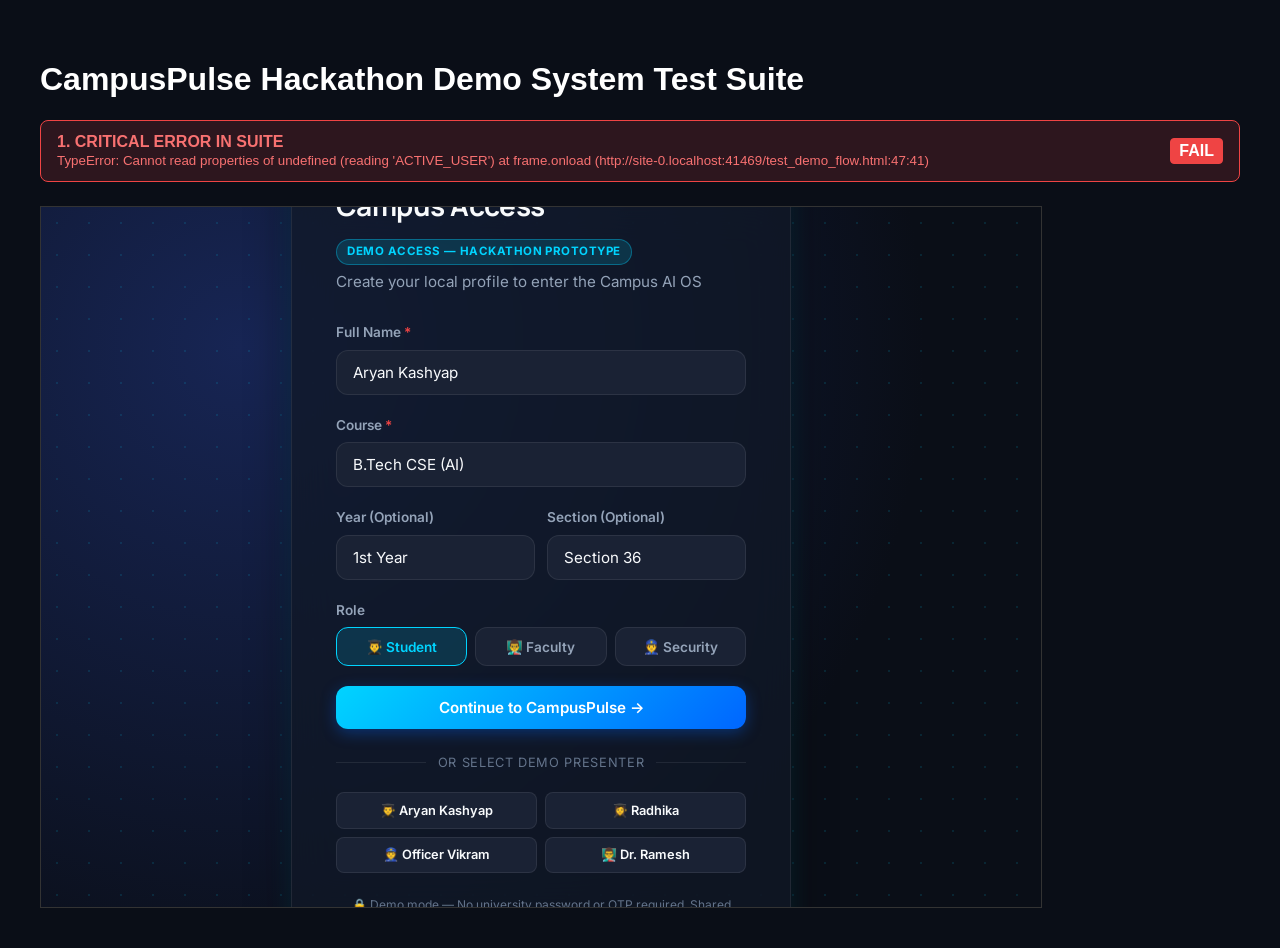
<file: test_demo_flow.html>
<!DOCTYPE html>
<html>
<head>
<meta charset="utf-8">
<title>CampusPulse Demo System Automated Validation</title>
<style>
  body { font-family: sans-serif; background: #0a0e17; color: #fff; padding: 2rem; }
  .test-row { padding: 0.75rem 1rem; border-radius: 8px; margin-bottom: 0.5rem; display: flex; justify-content: space-between; align-items: center; }
  .pass { background: rgba(16, 185, 129, 0.15); border: 1px solid #10b981; color: #34d399; }
  .fail { background: rgba(239, 68, 68, 0.15); border: 1px solid #ef4444; color: #f87171; }
  .badge { font-weight: 700; padding: 0.2rem 0.5rem; border-radius: 4px; }
  .badge.pass { background: #10b981; color: #000; }
  .badge.fail { background: #ef4444; color: #fff; }
  pre { background: #111827; padding: 1rem; border-radius: 8px; font-size: 12px; overflow-x: auto; }
</style>
</head>
<body>
<h1>CampusPulse Hackathon Demo System Test Suite</h1>
<div id="results"></div>
<div id="summary" style="margin-top:1.5rem;font-size:1.2rem;font-weight:700"></div>

<!-- Load application scripts and full structure in hidden iframe -->
<iframe id="appFrame" src="/" style="width:1000px;height:700px;border:1px solid #333;margin-top:1.5rem;display:block"></iframe>

<script>
const tests = [];
function assert(name, condition, details = '') {
  tests.push({ name, pass: !!condition, details });
  const row = document.createElement('div');
  row.className = 'test-row ' + (condition ? 'pass' : 'fail');
  row.innerHTML = `<span><strong>${tests.length}. ${name}</strong> ${details ? '<br><small>' + details + '</small>' : ''}</span><span class="badge ${condition ? 'pass' : 'fail'}">${condition ? 'PASS' : 'FAIL'}</span>`;
  document.getElementById('results').appendChild(row);
}

const frame = document.getElementById('appFrame');
frame.onload = async () => {
  // Give frame time to init
  await new Promise(r => setTimeout(r, 600));

  const win = frame.contentWindow;
  const doc = frame.contentDocument;

  try {
    // -------------------------------------------------------------
    // TEST 1: Login with Name: Aryan Kashyap, Course: B.Tech CSE (AI)
    // -------------------------------------------------------------
    win.safeSetStorage(win.STORAGE_KEYS.ACTIVE_USER, ''); // clear any existing session
    doc.getElementById('demoFullName').value = 'Aryan Kashyap';
    doc.getElementById('demoCourse').value = 'B.Tech CSE (AI)';
    doc.getElementById('demoYear').value = '1st Year';
    doc.getElementById('demoSection').value = 'Section 36';
    
    win.handleDemoLogin();
    await new Promise(r => setTimeout(r, 300));

    const curUser = win.state.currentUser;
    assert('TEST 1.1: Login creates user with exact entered name', curUser.name === 'Aryan Kashyap', `Name: ${curUser.name}`);
    assert('TEST 1.2: Login sets exact entered course', curUser.course === 'B.Tech CSE (AI)', `Course: ${curUser.course}`);
    assert('TEST 1.3: Dashboard greeting shows Aryan Kashyap', doc.getElementById('dashGreeting').textContent.includes('Aryan Kashyap'), doc.getElementById('dashGreeting').textContent);
    assert('TEST 1.4: Sidebar displays Aryan Kashyap and Course', doc.getElementById('sidebarName').textContent === 'Aryan Kashyap' && doc.getElementById('sidebarCourse').textContent === 'B.Tech CSE (AI)');
    
    // Check persistence
    const savedActive = JSON.parse(win.localStorage.getItem(win.STORAGE_KEYS.ACTIVE_USER));
    assert('TEST 1.5: Active user persisted in localStorage', savedActive && savedActive.name === 'Aryan Kashyap');

    // -------------------------------------------------------------
    // TEST 2: Create Complaint "Broken Streetlight"
    // -------------------------------------------------------------
    win.navigateTo('reportIssue');
    win.selectCategory('Infrastructure', '🏗️');
    
    doc.getElementById('reportTitle').value = 'Broken Streetlight';
    doc.getElementById('reportDesc').value = 'Streetlight near Block A is not working.';
    doc.getElementById('reportLocation').value = 'Block A';
    win.selectPriority('High', null);

    // Call submitReport()
    win.submitReport();
    // Wait for the simulated AI processing timeout (approx 2.4s)
    await new Promise(r => setTimeout(r, 2600));

    const newInc = win.state.incidents[0];
    assert('TEST 2.1: Complaint generated with unique ID', newInc.code.startsWith('CP-2026-'), `ID: ${newInc.code}`);
    assert('TEST 2.2: Complaint title matches entered title', newInc.title === 'Broken Streetlight', `Title: ${newInc.title}`);
    assert('TEST 2.3: Complaint location is Block A', newInc.location === 'Block A', `Loc: ${newInc.location}`);
    assert('TEST 2.4: Reporter name is Aryan Kashyap', newInc.reporterName === 'Aryan Kashyap', `Reporter: ${newInc.reporterName}`);
    assert('TEST 2.5: Initial status is Reported', newInc.status === 'Reported', `Status: ${newInc.status}`);
    
    // Verify persistence in localStorage
    const savedIncidents = JSON.parse(win.localStorage.getItem(win.STORAGE_KEYS.INCIDENTS));
    assert('TEST 2.6: Complaint saved in shared localStorage incidents', savedIncidents[0].code === newInc.code && savedIncidents[0].status === 'Reported');

    // -------------------------------------------------------------
    // TEST 3: Switch Demo User to Radhika
    // -------------------------------------------------------------
    win.openUserSwitchModal();
    const radhika = win.state.demoUsers.find(u => u.name === 'Radhika');
    assert('TEST 3.1: Radhika demo profile exists', !!radhika);
    
    win.switchDemoUser(radhika.id);
    await new Promise(r => setTimeout(r, 300));

    assert('TEST 3.2: Active user changed to Radhika', win.state.currentUser.name === 'Radhika', `User: ${win.state.currentUser.name}`);
    assert('TEST 3.3: Dashboard greeting updated to Radhika', doc.getElementById('dashGreeting').textContent.includes('Radhika'), doc.getElementById('dashGreeting').textContent);
    assert('TEST 3.4: Sidebar name updated to Radhika', doc.getElementById('sidebarName').textContent === 'Radhika');

    // Check shared data: Aryan's complaint must be visible to Radhika
    win.navigateTo('campusIssues');
    win.renderCampusIssues('all');
    const firstIssueInList = doc.querySelector('#issuesList .issue-card');
    assert('TEST 3.5: Aryan\'s complaint visible in Radhika\'s view', firstIssueInList && firstIssueInList.textContent.includes('Broken Streetlight') && firstIssueInList.textContent.includes('Aryan Kashyap'));

    // Check Security Command Center view
    win.navigateTo('security');
    win.renderSecurityAlerts();
    const secAlert = doc.querySelector('#secAlerts .sec-alert-card');
    assert('TEST 3.6: Aryan\'s complaint visible in Security Command Center', secAlert && secAlert.textContent.includes('Broken Streetlight') && secAlert.textContent.includes('Aryan Kashyap'));

    // -------------------------------------------------------------
    // TEST 4: Status Transition (Reported -> Assigned -> In Progress -> Resolved)
    // -------------------------------------------------------------
    const targetIncId = newInc.id;

    // Step 4.1: Accept / Assign -> Assigned
    win.updateIncidentStatus(targetIncId, 'Assigned');
    let incCheck = win.state.incidents.find(i => i.id === targetIncId);
    assert('TEST 4.1: Status transitions to Assigned', incCheck.status === 'Assigned' && incCheck.timeline.includes('Assigned'));

    // Step 4.2: Mark Responding -> In Progress
    win.updateIncidentStatus(targetIncId, 'In Progress');
    incCheck = win.state.incidents.find(i => i.id === targetIncId);
    assert('TEST 4.2: Status transitions to In Progress', incCheck.status === 'In Progress' && incCheck.timeline.includes('In Progress'));

    // Step 4.3: Resolve -> Resolved
    win.updateIncidentStatus(targetIncId, 'Resolved');
    incCheck = win.state.incidents.find(i => i.id === targetIncId);
    assert('TEST 4.3: Status transitions to Resolved', incCheck.status === 'Resolved' && incCheck.timeline.includes('Resolved'));

    // Verify localStorage has the resolved status
    const persistedAfterResolve = JSON.parse(win.localStorage.getItem(win.STORAGE_KEYS.INCIDENTS)).find(i => i.id === targetIncId);
    assert('TEST 4.4: Resolved status persisted in shared localStorage', persistedAfterResolve && persistedAfterResolve.status === 'Resolved');

    // -------------------------------------------------------------
    // TEST 5: Switch back to Aryan Kashyap
    // -------------------------------------------------------------
    const aryan = win.state.demoUsers.find(u => u.name === 'Aryan Kashyap');
    win.switchDemoUser(aryan.id);
    await new Promise(r => setTimeout(r, 300));

    assert('TEST 5.1: Switched back to Aryan Kashyap', win.state.currentUser.name === 'Aryan Kashyap');
    assert('TEST 5.2: Dashboard reflects Aryan Kashyap', doc.getElementById('dashGreeting').textContent.includes('Aryan Kashyap'));

    win.navigateTo('campusIssues');
    win.renderCampusIssues('all');
    const aryanViewInc = win.state.incidents.find(i => i.id === targetIncId);
    assert('TEST 5.3: Complaint exists in Aryan\'s tracking view', !!aryanViewInc);
    assert('TEST 5.4: Complaint shows status Resolved in Aryan\'s view', aryanViewInc.status === 'Resolved');

    // -------------------------------------------------------------
    // TEST 6: Persistence verification across reload
    // -------------------------------------------------------------
    const activeInStorage = JSON.parse(win.localStorage.getItem(win.STORAGE_KEYS.ACTIVE_USER));
    assert('TEST 6.1: Active session in localStorage matches Aryan', activeInStorage.name === 'Aryan Kashyap');
    const allIncidentsInStorage = JSON.parse(win.localStorage.getItem(win.STORAGE_KEYS.INCIDENTS));
    assert('TEST 6.2: Shared incidents in localStorage preserved', allIncidentsInStorage.length >= 10);

    // -------------------------------------------------------------
    // Summary
    // -------------------------------------------------------------
    const passCount = tests.filter(t => t.pass).length;
    const allPassed = passCount === tests.length;
    const summaryEl = document.getElementById('summary');
    summaryEl.innerHTML = `<span style="color:${allPassed ? '#10b981' : '#ef4444'}">${passCount} / ${tests.length} TESTS PASSED ${allPassed ? '✅ (ALL TESTS PASSED)' : '❌'}</span>`;
  } catch (err) {
    assert('CRITICAL ERROR IN SUITE', false, err.stack || err.message);
  }
};
</script>
</body>
</html>
</file>
<file: styles.css>
/* ===================================================================
   CampusPulse — Premium Modern AI Campus OS Stylesheet
   Theme: Dark default with full Light theme support
   =================================================================== */

:root {
  /* Color Palette - Dark Mode Default */
  --bg-primary: #0a0e17;
  --bg-secondary: #111827;
  --bg-tertiary: #1a2234;
  --bg-card: rgba(17, 24, 39, 0.75);
  --bg-card-hover: rgba(26, 34, 52, 0.85);
  --bg-glass: rgba(17, 24, 39, 0.65);
  --border-subtle: rgba(255, 255, 255, 0.08);
  --border-focus: rgba(0, 212, 255, 0.4);
  
  --text-primary: #f8fafc;
  --text-secondary: #94a3b8;
  --text-muted: #64748b;
  
  /* Brand Tech Accents */
  --cyan: #00d4ff;
  --cyan-glow: rgba(0, 212, 255, 0.25);
  --blue: #2563eb;
  --blue-accent: #38bdf8;
  --blue-glow: rgba(37, 99, 235, 0.25);
  
  /* Status & Severity Accents */
  --red: #ef4444;
  --red-bg: rgba(239, 68, 68, 0.12);
  --red-border: rgba(239, 68, 68, 0.3);
  --orange: #f59e0b;
  --orange-bg: rgba(245, 158, 11, 0.12);
  --orange-border: rgba(245, 158, 11, 0.3);
  --yellow: #eab308;
  --green: #10b981;
  --green-bg: rgba(16, 185, 129, 0.12);
  --green-border: rgba(16, 185, 129, 0.3);
  --purple: #a855f7;
  --purple-bg: rgba(168, 85, 247, 0.12);
  --purple-border: rgba(168, 85, 247, 0.35);

  /* Shadows & Radius */
  --radius-sm: 8px;
  --radius-md: 12px;
  --radius-lg: 18px;
  --radius-xl: 24px;
  --shadow-sm: 0 2px 8px rgba(0, 0, 0, 0.25);
  --shadow-md: 0 8px 24px rgba(0, 0, 0, 0.35);
  --shadow-lg: 0 16px 40px rgba(0, 0, 0, 0.5);
  --shadow-glow: 0 0 25px rgba(0, 212, 255, 0.15);

  --sidebar-width: 260px;
  --topbar-height: 70px;
  --transition: all 0.25s cubic-bezier(0.4, 0, 0.2, 1);
  --font-main: 'Inter', -apple-system, BlinkMacSystemFont, sans-serif;
  --font-heading: 'Manrope', 'Inter', sans-serif;
}

/* Light Theme Variables */
[data-theme="light"] {
  --bg-primary: #f1f5f9;
  --bg-secondary: #ffffff;
  --bg-tertiary: #e2e8f0;
  --bg-card: rgba(255, 255, 255, 0.88);
  --bg-card-hover: rgba(255, 255, 255, 0.98);
  --bg-glass: rgba(255, 255, 255, 0.85);
  --border-subtle: rgba(15, 23, 42, 0.08);
  --border-focus: rgba(0, 102, 255, 0.35);
  
  --text-primary: #0f172a;
  --text-secondary: #475569;
  --text-muted: #94a3b8;
  
  --cyan: #0284c7;
  --cyan-glow: rgba(2, 132, 199, 0.15);
  --blue: #2563eb;
  --blue-accent: #0284c7;
  --shadow-sm: 0 2px 8px rgba(15, 23, 42, 0.06);
  --shadow-md: 0 8px 20px rgba(15, 23, 42, 0.08);
  --shadow-lg: 0 16px 36px rgba(15, 23, 42, 0.12);
  --shadow-glow: 0 0 20px rgba(2, 132, 199, 0.1);
}

/* Reset & Base */
*, *::before, *::after {
  box-sizing: border-box;
  margin: 0;
  padding: 0;
}

body {
  font-family: var(--font-main);
  background-color: var(--bg-primary);
  color: var(--text-primary);
  line-height: 1.5;
  overflow-x: hidden;
  -webkit-font-smoothing: antialiased;
  transition: background-color 0.3s ease, color 0.3s ease;
}

h1, h2, h3, h4, h5, h6 {
  font-family: var(--font-heading);
  font-weight: 700;
  letter-spacing: -0.02em;
}

button {
  cursor: pointer;
  font-family: inherit;
  border: none;
  background: none;
  transition: var(--transition);
}

a {
  color: inherit;
  text-decoration: none;
}

.hidden {
  display: none !important;
}

/* ===================================================================
   LOGIN SCREEN
   =================================================================== */
.login-screen {
  position: fixed;
  inset: 0;
  display: flex;
  align-items: center;
  justify-content: center;
  background: radial-gradient(circle at 20% 20%, #172554 0%, #0a0e17 70%);
  z-index: 1000;
  padding: 1.5rem;
}

[data-theme="light"] .login-screen {
  background: radial-gradient(circle at 20% 20%, #e0f2fe 0%, #f1f5f9 70%);
}

.login-bg-particles {
  position: absolute;
  inset: 0;
  background-image: radial-gradient(rgba(0, 212, 255, 0.12) 1px, transparent 1px);
  background-size: 32px 32px;
  pointer-events: none;
}

.login-container {
  position: relative;
  display: grid;
  grid-template-columns: 1.1fr 0.9fr;
  max-width: 1050px;
  width: 100%;
  background: var(--bg-card);
  backdrop-filter: blur(20px);
  border: 1px solid var(--border-subtle);
  border-radius: var(--radius-xl);
  box-shadow: var(--shadow-lg), var(--shadow-glow);
  overflow: hidden;
}

.login-left {
  padding: 3.5rem 3rem;
  background: linear-gradient(145deg, rgba(37, 99, 235, 0.12), rgba(0, 212, 255, 0.05));
  border-right: 1px solid var(--border-subtle);
  display: flex;
  flex-direction: column;
  justify-content: space-between;
}

.login-brand {
  display: flex;
  align-items: center;
  gap: 1rem;
  margin-bottom: 1.25rem;
}

.brand-icon {
  display: flex;
  align-items: center;
  justify-content: center;
  filter: drop-shadow(0 0 12px var(--cyan-glow));
}

.brand-text h1 {
  font-size: 2rem;
  font-weight: 800;
  background: linear-gradient(135deg, #ffffff 40%, var(--cyan) 100%);
  -webkit-background-clip: text;
  -webkit-text-fill-color: transparent;
}

[data-theme="light"] .brand-text h1 {
  background: linear-gradient(135deg, #0f172a 40%, var(--cyan) 100%);
  -webkit-background-clip: text;
  -webkit-text-fill-color: transparent;
}

.brand-tag {
  display: inline-block;
  font-size: 0.75rem;
  font-weight: 700;
  text-transform: uppercase;
  letter-spacing: 0.1em;
  padding: 0.15rem 0.6rem;
  border-radius: 999px;
  background: rgba(0, 212, 255, 0.15);
  color: var(--cyan);
  border: 1px solid rgba(0, 212, 255, 0.3);
}

.login-tagline {
  font-size: 1.2rem;
  font-weight: 500;
  color: var(--text-primary);
  margin-bottom: 2rem;
  line-height: 1.4;
  font-style: italic;
}

.login-features {
  display: flex;
  flex-direction: column;
  gap: 0.85rem;
  margin-bottom: 2rem;
}

.lf-item {
  display: flex;
  align-items: center;
  gap: 0.75rem;
  font-size: 0.95rem;
  color: var(--text-secondary);
  font-weight: 500;
}

.lf-dot {
  width: 10px;
  height: 10px;
  border-radius: 50%;
}
.lf-dot.safety { background: var(--red); box-shadow: 0 0 8px var(--red); }
.lf-dot.ai { background: var(--cyan); box-shadow: 0 0 8px var(--cyan); }
.lf-dot.comm { background: var(--purple); box-shadow: 0 0 8px var(--purple); }
.lf-dot.plan { background: var(--green); box-shadow: 0 0 8px var(--green); }

.flow-pills {
  display: flex;
  flex-wrap: wrap;
  align-items: center;
  gap: 0.4rem;
  font-size: 0.7rem;
  font-weight: 700;
  letter-spacing: 0.05em;
}

.pill {
  padding: 0.3rem 0.6rem;
  border-radius: 6px;
  text-transform: uppercase;
}
.pill.prevent { background: rgba(168, 85, 247, 0.2); color: #c084fc; border: 1px solid rgba(168, 85, 247, 0.4); }
.pill.report { background: rgba(239, 68, 68, 0.2); color: #f87171; border: 1px solid rgba(239, 68, 68, 0.4); }
.pill.respond { background: rgba(0, 212, 255, 0.2); color: #38bdf8; border: 1px solid rgba(0, 212, 255, 0.4); }
.pill.verify { background: rgba(245, 158, 11, 0.2); color: #fbbf24; border: 1px solid rgba(245, 158, 11, 0.4); }
.pill.improve { background: rgba(16, 185, 129, 0.2); color: #34d399; border: 1px solid rgba(16, 185, 129, 0.4); }
.flow-arrow { color: var(--text-muted); font-size: 0.8rem; }

.login-right {
  padding: 3.5rem 2.75rem;
  display: flex;
  align-items: center;
}

.login-card {
  width: 100%;
}

.login-card h2 {
  font-size: 1.75rem;
  margin-bottom: 0.35rem;
}

.login-sub {
  color: var(--text-secondary);
  font-size: 0.95rem;
  margin-bottom: 1.75rem;
}

.form-group {
  margin-bottom: 1.25rem;
}

.form-group label {
  display: block;
  font-size: 0.85rem;
  font-weight: 600;
  color: var(--text-secondary);
  margin-bottom: 0.45rem;
}

.req { color: var(--red); }

.form-input, .form-textarea, .form-select {
  width: 100%;
  padding: 0.75rem 1rem;
  background: var(--bg-tertiary);
  border: 1px solid var(--border-subtle);
  border-radius: var(--radius-md);
  color: var(--text-primary);
  font-family: inherit;
  font-size: 0.95rem;
  outline: none;
  transition: var(--transition);
}

.form-input:focus, .form-textarea:focus, .form-select:focus {
  border-color: var(--cyan);
  box-shadow: 0 0 0 3px rgba(0, 212, 255, 0.2);
}

.role-selector {
  display: grid;
  grid-template-columns: repeat(3, 1fr);
  gap: 0.5rem;
}

.role-btn {
  padding: 0.65rem 0.5rem;
  background: var(--bg-tertiary);
  border: 1px solid var(--border-subtle);
  border-radius: var(--radius-md);
  color: var(--text-secondary);
  font-size: 0.85rem;
  font-weight: 600;
  text-align: center;
}

.role-btn.active {
  background: rgba(0, 212, 255, 0.15);
  border-color: var(--cyan);
  color: var(--cyan);
}

.btn-primary {
  display: inline-flex;
  align-items: center;
  justify-content: center;
  gap: 0.5rem;
  padding: 0.75rem 1.5rem;
  background: linear-gradient(135deg, #00d4ff, #0066ff);
  color: #ffffff;
  font-weight: 600;
  font-size: 0.95rem;
  border-radius: var(--radius-md);
  box-shadow: 0 4px 15px rgba(0, 102, 255, 0.35);
}

.btn-primary:hover {
  transform: translateY(-2px);
  box-shadow: 0 6px 20px rgba(0, 212, 255, 0.45);
}

.btn-primary.btn-full {
  width: 100%;
}

.btn-ghost {
  display: inline-flex;
  align-items: center;
  justify-content: center;
  gap: 0.4rem;
  padding: 0.65rem 1.2rem;
  background: transparent;
  border: 1px solid var(--border-subtle);
  border-radius: var(--radius-md);
  color: var(--text-primary);
  font-weight: 600;
  font-size: 0.9rem;
}

.btn-ghost:hover {
  background: var(--bg-tertiary);
  border-color: var(--border-focus);
}

.btn-red {
  background: linear-gradient(135deg, #ef4444, #b91c1c);
  color: #fff;
  font-weight: 600;
  padding: 0.65rem 1.25rem;
  border-radius: var(--radius-md);
  box-shadow: 0 4px 15px rgba(239, 68, 68, 0.3);
}

.btn-red:hover {
  transform: translateY(-2px);
  box-shadow: 0 6px 20px rgba(239, 68, 68, 0.45);
}

.btn-green {
  background: linear-gradient(135deg, #10b981, #047857);
  color: #fff;
  font-weight: 600;
  padding: 0.65rem 1.25rem;
  border-radius: var(--radius-md);
  box-shadow: 0 4px 15px rgba(16, 185, 129, 0.3);
}

.btn-purple {
  background: linear-gradient(135deg, #a855f7, #7e22ce);
  color: #fff;
  font-weight: 600;
  padding: 0.65rem 1.25rem;
  border-radius: var(--radius-md);
  box-shadow: 0 4px 15px rgba(168, 85, 247, 0.3);
}

.small {
  padding: 0.4rem 0.8rem;
  font-size: 0.8rem;
}

.login-divider {
  display: flex;
  align-items: center;
  margin: 1.5rem 0 1.25rem;
  color: var(--text-muted);
  font-size: 0.8rem;
  text-transform: uppercase;
  letter-spacing: 0.05em;
}

.login-divider::before, .login-divider::after {
  content: '';
  flex: 1;
  height: 1px;
  background: var(--border-subtle);
}

.login-divider span {
  padding: 0 0.75rem;
}

.demo-label {
  font-size: 0.8rem;
  font-weight: 600;
  color: var(--text-secondary);
  margin-bottom: 0.6rem;
}

.demo-buttons {
  display: grid;
  grid-template-columns: repeat(3, 1fr);
  gap: 0.5rem;
}

.demo-btn {
  padding: 0.6rem 0.4rem;
  background: var(--bg-tertiary);
  border: 1px solid var(--border-subtle);
  border-radius: var(--radius-sm);
  color: var(--text-primary);
  font-size: 0.8rem;
  font-weight: 600;
  text-align: center;
}

.demo-btn:hover {
  background: rgba(0, 212, 255, 0.1);
  border-color: var(--cyan);
}

.demo-btn.security-demo {
  border-color: rgba(239, 68, 68, 0.4);
  color: #fca5a5;
}

.demo-btn.security-demo:hover {
  background: rgba(239, 68, 68, 0.15);
}

.login-notice {
  font-size: 0.75rem;
  color: var(--text-muted);
  margin-top: 1.5rem;
  text-align: center;
  line-height: 1.4;
}

/* ===================================================================
   MAIN APP SHELL
   =================================================================== */
.main-app {
  display: flex;
  min-height: 100vh;
  position: relative;
}

/* SIDEBAR */
.sidebar {
  width: var(--sidebar-width);
  background: var(--bg-secondary);
  border-right: 1px solid var(--border-subtle);
  display: flex;
  flex-direction: column;
  position: fixed;
  top: 0;
  bottom: 0;
  left: 0;
  z-index: 100;
  transition: var(--transition);
}

.sidebar-header {
  height: var(--topbar-height);
  padding: 0 1.25rem;
  display: flex;
  align-items: center;
  justify-content: space-between;
  border-bottom: 1px solid var(--border-subtle);
}

.sidebar-brand {
  display: flex;
  align-items: center;
  gap: 0.6rem;
}

.sb-title {
  font-family: var(--font-heading);
  font-size: 1.2rem;
  font-weight: 800;
  background: linear-gradient(135deg, #ffffff 40%, var(--cyan) 100%);
  -webkit-background-clip: text;
  -webkit-text-fill-color: transparent;
}

[data-theme="light"] .sb-title {
  background: linear-gradient(135deg, #0f172a 40%, var(--cyan) 100%);
  -webkit-background-clip: text;
  -webkit-text-fill-color: transparent;
}

.sidebar-close {
  display: none;
  font-size: 1.2rem;
  color: var(--text-muted);
}

.sidebar-user {
  padding: 1.25rem;
  display: flex;
  align-items: center;
  gap: 0.85rem;
  border-bottom: 1px solid var(--border-subtle);
}

.user-avatar {
  width: 40px;
  height: 40px;
  border-radius: 50%;
  background: linear-gradient(135deg, #00d4ff, #0066ff);
  color: #fff;
  display: flex;
  align-items: center;
  justify-content: center;
  font-weight: 700;
  font-size: 1.1rem;
  box-shadow: 0 0 12px var(--cyan-glow);
}

.user-info {
  display: flex;
  flex-direction: column;
  overflow: hidden;
}

.user-name {
  font-size: 0.9rem;
  font-weight: 700;
  white-space: nowrap;
  overflow: hidden;
  text-overflow: ellipsis;
}

.user-role-badge {
  font-size: 0.7rem;
  font-weight: 600;
  color: var(--cyan);
  text-transform: uppercase;
  letter-spacing: 0.05em;
}

.sidebar-nav {
  flex: 1;
  overflow-y: auto;
  padding: 1rem 0.75rem;
  display: flex;
  flex-direction: column;
  gap: 0.25rem;
}

.nav-item {
  width: 100%;
  display: flex;
  align-items: center;
  gap: 0.85rem;
  padding: 0.7rem 0.85rem;
  border-radius: var(--radius-md);
  color: var(--text-secondary);
  font-size: 0.9rem;
  font-weight: 600;
  position: relative;
  text-align: left;
}

.nav-item:hover {
  background: var(--bg-tertiary);
  color: var(--text-primary);
}

.nav-item.active {
  background: rgba(0, 212, 255, 0.12);
  color: var(--cyan);
  border: 1px solid rgba(0, 212, 255, 0.25);
}

.nav-icon {
  font-size: 1.15rem;
  display: flex;
  align-items: center;
  justify-content: center;
  width: 24px;
}

.nav-label {
  flex: 1;
}

.nav-badge {
  font-size: 0.7rem;
  font-weight: 700;
  padding: 0.15rem 0.5rem;
  border-radius: 999px;
}
.nav-badge.red { background: var(--red-bg); color: var(--red); border: 1px solid var(--red-border); }
.nav-badge.orange { background: var(--orange-bg); color: var(--orange); border: 1px solid var(--orange-border); }
.nav-badge.blue { background: rgba(0, 212, 255, 0.15); color: var(--cyan); border: 1px solid rgba(0, 212, 255, 0.3); }

.sidebar-footer {
  padding: 1rem 1.25rem;
  border-top: 1px solid var(--border-subtle);
  display: flex;
  align-items: center;
  justify-content: space-between;
}

.logout-btn {
  font-size: 0.85rem;
  font-weight: 600;
  color: var(--text-muted);
}
.logout-btn:hover { color: var(--red); }

/* Toggle Switch */
.toggle-switch {
  position: relative;
  display: inline-block;
  width: 44px;
  height: 24px;
}
.toggle-switch input { opacity: 0; width: 0; height: 0; }
.toggle-slider {
  position: absolute;
  cursor: pointer;
  inset: 0;
  background-color: var(--bg-tertiary);
  border: 1px solid var(--border-subtle);
  border-radius: 24px;
  transition: 0.3s;
}
.toggle-slider::before {
  position: absolute;
  content: "";
  height: 16px;
  width: 16px;
  left: 3px;
  bottom: 3px;
  background-color: var(--text-secondary);
  border-radius: 50%;
  transition: 0.3s;
}
input:checked + .toggle-slider {
  background-color: var(--cyan);
  border-color: var(--cyan);
}
input:checked + .toggle-slider::before {
  transform: translateX(20px);
  background-color: #ffffff;
}

.theme-toggle-sb {
  display: flex;
  align-items: center;
  gap: 0.4rem;
  font-size: 0.8rem;
}

/* CONTENT AREA */
.content-area {
  flex: 1;
  margin-left: var(--sidebar-width);
  min-height: 100vh;
  display: flex;
  flex-direction: column;
}

/* TOP BAR */
.topbar {
  height: var(--topbar-height);
  padding: 0 2rem;
  background: var(--bg-glass);
  backdrop-filter: blur(12px);
  border-bottom: 1px solid var(--border-subtle);
  position: sticky;
  top: 0;
  z-index: 90;
  display: flex;
  align-items: center;
  justify-content: space-between;
}

.hamburger {
  display: none;
  flex-direction: column;
  gap: 5px;
  background: none;
  border: none;
  cursor: pointer;
}
.hamburger span {
  width: 22px;
  height: 2px;
  background: var(--text-primary);
  border-radius: 2px;
}

.topbar-greeting {
  font-size: 1.05rem;
  font-weight: 700;
  color: var(--text-primary);
}

.topbar-actions {
  display: flex;
  align-items: center;
  gap: 1.25rem;
}

.chrome-install-btn {
  display: inline-flex;
  align-items: center;
  gap: 0.4rem;
  padding: 0.45rem 0.85rem;
  background: rgba(0, 212, 255, 0.12);
  border: 1px solid rgba(0, 212, 255, 0.35);
  border-radius: 999px;
  color: var(--cyan);
  font-size: 0.8rem;
  font-weight: 700;
  cursor: pointer;
  transition: var(--transition);
}

.chrome-install-btn:hover {
  background: rgba(0, 212, 255, 0.22);
  box-shadow: 0 0 15px rgba(0, 212, 255, 0.3);
  transform: translateY(-1px);
}

.cib-icon {
  font-size: 0.95rem;
}

.alert-bell {
  position: relative;
  cursor: pointer;
  font-size: 1.25rem;
  padding: 0.4rem;
  border-radius: 50%;
  transition: var(--transition);
}
.alert-bell:hover { background: var(--bg-tertiary); }

.bell-badge {
  position: absolute;
  top: 2px;
  right: 2px;
  background: var(--red);
  color: #fff;
  font-size: 0.65rem;
  font-weight: 800;
  width: 16px;
  height: 16px;
  border-radius: 50%;
  display: flex;
  align-items: center;
  justify-content: center;
  border: 2px solid var(--bg-secondary);
}

.topbar-avatar {
  width: 36px;
  height: 36px;
  border-radius: 50%;
  background: linear-gradient(135deg, #00d4ff, #0066ff);
  color: #fff;
  display: flex;
  align-items: center;
  justify-content: center;
  font-weight: 700;
  font-size: 0.95rem;
}

/* PAGE CONTAINER & GENERAL PAGE */
.page-container {
  flex: 1;
  padding: 2rem;
  max-width: 1440px;
  width: 100%;
  margin: 0 auto;
}

.page {
  display: none;
  animation: fadeIn 0.3s ease;
}

.page.active {
  display: block;
}

@keyframes fadeIn {
  from { opacity: 0; transform: translateY(6px); }
  to { opacity: 1; transform: translateY(0); }
}

.page-header {
  display: flex;
  align-items: center;
  justify-content: space-between;
  margin-bottom: 2rem;
  flex-wrap: wrap;
  gap: 1rem;
}

.page-title {
  font-size: 1.85rem;
  font-weight: 800;
}

.page-sub {
  color: var(--text-secondary);
  font-size: 0.95rem;
  margin-top: 0.2rem;
}

.campus-status-pill {
  padding: 0.5rem 1rem;
  border-radius: 999px;
  font-size: 0.85rem;
  font-weight: 700;
}
.campus-status-pill.green {
  background: var(--green-bg);
  color: var(--green);
  border: 1px solid var(--green-border);
}

/* Section Header */
.section-header {
  display: flex;
  align-items: center;
  justify-content: space-between;
  margin: 2rem 0 1.25rem;
}

.section-header h3 {
  font-size: 1.25rem;
  font-weight: 700;
}

.link-btn {
  color: var(--cyan);
  font-size: 0.85rem;
  font-weight: 600;
}
.link-btn:hover { text-decoration: underline; }

/* Filter Bar */
.filter-bar {
  display: flex;
  flex-wrap: wrap;
  gap: 0.5rem;
  margin-bottom: 1.5rem;
}

.filter-btn {
  padding: 0.5rem 1rem;
  background: var(--bg-card);
  border: 1px solid var(--border-subtle);
  border-radius: 999px;
  color: var(--text-secondary);
  font-size: 0.85rem;
  font-weight: 600;
  transition: var(--transition);
}

.filter-btn:hover {
  background: var(--bg-tertiary);
  color: var(--text-primary);
}

.filter-btn.active {
  background: rgba(0, 212, 255, 0.15);
  border-color: var(--cyan);
  color: var(--cyan);
}

/* ===================================================================
   DASHBOARD WIDGETS
   =================================================================== */
.stats-grid {
  display: grid;
  grid-template-columns: repeat(auto-fit, minmax(200px, 1fr));
  gap: 1.25rem;
  margin-bottom: 2rem;
}

.stat-card {
  background: var(--bg-card);
  backdrop-filter: blur(10px);
  border: 1px solid var(--border-subtle);
  border-radius: var(--radius-lg);
  padding: 1.35rem 1.25rem;
  display: flex;
  align-items: center;
  gap: 1rem;
  cursor: pointer;
  transition: var(--transition);
  position: relative;
  overflow: hidden;
}

.stat-card::before {
  content: '';
  position: absolute;
  top: 0;
  left: 0;
  width: 4px;
  height: 100%;
  background: transparent;
}

.stat-card.red-accent::before { background: var(--red); }
.stat-card.orange-accent::before { background: var(--orange); }
.stat-card.yellow-accent::before { background: var(--yellow); }
.stat-card.blue-accent::before { background: var(--cyan); }
.stat-card.purple-accent::before { background: var(--purple); }
.stat-card.green-accent::before { background: var(--green); }

.stat-card:hover {
  transform: translateY(-3px);
  box-shadow: var(--shadow-md);
  border-color: var(--border-focus);
}

.stat-icon {
  font-size: 2rem;
  width: 48px;
  height: 48px;
  border-radius: var(--radius-md);
  background: var(--bg-tertiary);
  display: flex;
  align-items: center;
  justify-content: center;
}

.stat-info {
  flex: 1;
}

.stat-value {
  font-size: 1.85rem;
  font-weight: 800;
  line-height: 1.1;
  font-family: var(--font-heading);
}

.stat-label {
  font-size: 0.8rem;
  font-weight: 600;
  color: var(--text-secondary);
  margin-top: 0.2rem;
}

.stat-sub {
  font-size: 0.7rem;
  color: var(--text-muted);
}

.stat-arrow {
  color: var(--text-muted);
  font-weight: 700;
  font-size: 1.1rem;
}

/* Quick Actions */
.quick-actions {
  display: grid;
  grid-template-columns: repeat(auto-fit, minmax(180px, 1fr));
  gap: 1rem;
  margin-bottom: 2rem;
}

.qa-btn {
  padding: 0.9rem 1.25rem;
  border-radius: var(--radius-md);
  font-weight: 700;
  font-size: 0.9rem;
  display: flex;
  align-items: center;
  justify-content: center;
  gap: 0.6rem;
  transition: var(--transition);
  border: 1px solid transparent;
}

.qa-btn.red {
  background: var(--red-bg);
  color: #f87171;
  border-color: var(--red-border);
}
.qa-btn.red:hover { background: rgba(239, 68, 68, 0.22); }

.qa-btn.blue {
  background: rgba(0, 212, 255, 0.12);
  color: var(--cyan);
  border-color: rgba(0, 212, 255, 0.25);
}
.qa-btn.blue:hover { background: rgba(0, 212, 255, 0.2); }

.qa-btn.orange {
  background: var(--orange-bg);
  color: #fbbf24;
  border-color: var(--orange-border);
}
.qa-btn.orange:hover { background: rgba(245, 158, 11, 0.2); }

.qa-btn.purple {
  background: var(--purple-bg);
  color: #c084fc;
  border-color: var(--purple-border);
}
.qa-btn.purple:hover { background: rgba(168, 85, 247, 0.2); }

/* Dashboard 2-Column Grid */
.dash-grid-2 {
  display: grid;
  grid-template-columns: 1fr 1fr;
  gap: 1.5rem;
  margin-bottom: 2rem;
}

.dash-card {
  background: var(--bg-card);
  backdrop-filter: blur(10px);
  border: 1px solid var(--border-subtle);
  border-radius: var(--radius-xl);
  padding: 1.5rem;
}

.dash-card-header {
  display: flex;
  align-items: center;
  justify-content: space-between;
  margin-bottom: 1.25rem;
}

.dash-card-header h3 {
  font-size: 1.15rem;
  font-weight: 700;
}

/* Incident Items */
.incident-list {
  display: flex;
  flex-direction: column;
  gap: 0.75rem;
}

.incident-item {
  display: flex;
  align-items: center;
  gap: 0.85rem;
  padding: 0.85rem 1rem;
  background: var(--bg-tertiary);
  border: 1px solid var(--border-subtle);
  border-radius: var(--radius-md);
  cursor: pointer;
  transition: var(--transition);
}

.incident-item:hover {
  background: var(--bg-card-hover);
  border-color: var(--border-focus);
  transform: translateX(3px);
}

.inc-dot {
  width: 10px;
  height: 10px;
  border-radius: 50%;
  flex-shrink: 0;
}
.inc-dot.red { background: var(--red); box-shadow: 0 0 8px var(--red); }
.inc-dot.orange { background: var(--orange); }
.inc-dot.yellow { background: var(--yellow); }
.inc-dot.blue { background: var(--cyan); }

.inc-info {
  flex: 1;
  display: flex;
  flex-direction: column;
}

.inc-title {
  font-size: 0.9rem;
  font-weight: 700;
}

.inc-meta {
  font-size: 0.75rem;
  color: var(--text-muted);
}

.inc-status {
  font-size: 0.75rem;
  font-weight: 700;
  padding: 0.2rem 0.6rem;
  border-radius: 999px;
  text-transform: capitalize;
}
.inc-status.assigned { background: rgba(0, 212, 255, 0.15); color: var(--cyan); }
.inc-status.inprogress { background: var(--orange-bg); color: var(--orange); }
.inc-status.resolved { background: var(--green-bg); color: var(--green); }
.inc-status.open { background: var(--red-bg); color: var(--red); }

/* Mini Map Preview */
.mini-map {
  height: 190px;
  background: radial-gradient(circle at center, #1e293b 0%, #0f172a 100%);
  border: 1px solid var(--border-subtle);
  border-radius: var(--radius-lg);
  position: relative;
  overflow: hidden;
  cursor: pointer;
  margin-bottom: 1rem;
}

.mini-map-label {
  position: absolute;
  top: 10px;
  left: 12px;
  font-size: 0.75rem;
  font-weight: 600;
  color: var(--cyan);
  background: rgba(15, 23, 42, 0.85);
  padding: 0.2rem 0.6rem;
  border-radius: 999px;
  border: 1px solid rgba(0, 212, 255, 0.3);
  z-index: 10;
}

.campus-mini-layout {
  position: absolute;
  inset: 0;
}

.mini-zone {
  position: absolute;
  background: rgba(255, 255, 255, 0.05);
  border: 1px dashed rgba(255, 255, 255, 0.12);
  border-radius: 6px;
  display: flex;
  align-items: center;
  justify-content: center;
  font-size: 0.65rem;
  font-weight: 600;
  color: var(--text-muted);
}

.mini-pin {
  position: absolute;
  width: 12px;
  height: 12px;
  border-radius: 50%;
  transform: translate(-50%, -50%);
  animation: pulsePin 2s infinite;
}
.mini-pin.red { background: var(--red); box-shadow: 0 0 10px var(--red); }
.mini-pin.orange { background: var(--orange); }
.mini-pin.yellow { background: var(--yellow); }
.mini-pin.blue { background: var(--cyan); }
.mini-pin.green { background: var(--green); }

.community-teaser {
  display: flex;
  flex-direction: column;
  gap: 0.5rem;
}

.ct-post {
  display: flex;
  align-items: center;
  gap: 0.6rem;
  font-size: 0.8rem;
  color: var(--text-secondary);
  padding: 0.5rem 0.75rem;
  background: var(--bg-tertiary);
  border-radius: var(--radius-sm);
}

/* AI Insight Banner */
.ai-insight-banner {
  background: linear-gradient(135deg, rgba(0, 212, 255, 0.1), rgba(37, 99, 235, 0.15));
  border: 1px solid rgba(0, 212, 255, 0.35);
  border-radius: var(--radius-xl);
  padding: 1.25rem 1.5rem;
  display: flex;
  align-items: center;
  gap: 1.25rem;
}

.aib-icon {
  font-size: 2.2rem;
  filter: drop-shadow(0 0 10px var(--cyan-glow));
}

.aib-text {
  flex: 1;
}

.aib-text strong {
  display: block;
  font-size: 0.95rem;
  color: var(--cyan);
  margin-bottom: 0.2rem;
}

.aib-text p {
  font-size: 0.85rem;
  color: var(--text-secondary);
}

/* ===================================================================
   CAMPUS SAFETY & GRIEVANCE RADAR (MAP)
   =================================================================== */
.alert-summary {
  display: flex;
  gap: 0.75rem;
  font-size: 0.85rem;
  font-weight: 700;
}

.as-item {
  padding: 0.3rem 0.7rem;
  border-radius: 999px;
}
.as-item.red { background: var(--red-bg); color: var(--red); border: 1px solid var(--red-border); }
.as-item.orange { background: var(--orange-bg); color: var(--orange); border: 1px solid var(--orange-border); }
.as-item.green { background: var(--green-bg); color: var(--green); border: 1px solid var(--green-border); }

.campus-map-wrapper {
  background: var(--bg-card);
  border: 1px solid var(--border-subtle);
  border-radius: var(--radius-xl);
  padding: 1.5rem;
  margin-bottom: 1.5rem;
  position: relative;
  overflow: hidden;
}

.campus-map {
  height: 480px;
  background: radial-gradient(circle at 50% 50%, #172554 0%, #0b1120 80%);
  border-radius: var(--radius-lg);
  border: 1px solid rgba(255, 255, 255, 0.1);
  position: relative;
  overflow: hidden;
  box-shadow: inset 0 0 40px rgba(0, 0, 0, 0.6);
}

[data-theme="light"] .campus-map {
  background: radial-gradient(circle at 50% 50%, #bfdbfe 0%, #93c5fd 80%);
}

.map-zone {
  position: absolute;
  background: rgba(30, 41, 59, 0.7);
  backdrop-filter: blur(4px);
  border: 1px solid rgba(255, 255, 255, 0.15);
  border-radius: 8px;
  display: flex;
  align-items: center;
  justify-content: center;
  font-size: 0.85rem;
  font-weight: 700;
  color: var(--text-primary);
  box-shadow: var(--shadow-sm);
  transition: var(--transition);
}

[data-theme="light"] .map-zone {
  background: rgba(255, 255, 255, 0.85);
  border-color: rgba(0, 0, 0, 0.15);
}

.map-zone:hover {
  background: rgba(0, 212, 255, 0.2);
  border-color: var(--cyan);
}

.map-pin {
  position: absolute;
  transform: translate(-50%, -50%);
  cursor: pointer;
  z-index: 20;
  display: flex;
  flex-direction: column;
  align-items: center;
  transition: var(--transition);
}

.map-pin:hover {
  transform: translate(-50%, -50%) scale(1.2);
  z-index: 30;
}

.pin-pulse {
  position: absolute;
  width: 24px;
  height: 24px;
  border-radius: 50%;
  background: rgba(239, 68, 68, 0.4);
  animation: pulsePin 1.8s infinite;
  z-index: -1;
}

@keyframes pulsePin {
  0% { transform: scale(0.6); opacity: 1; }
  100% { transform: scale(2.2); opacity: 0; }
}

.pin-label {
  font-size: 0.7rem;
  font-weight: 700;
  background: rgba(15, 23, 42, 0.85);
  color: #fff;
  padding: 0.15rem 0.45rem;
  border-radius: 4px;
  margin-top: 2px;
  white-space: nowrap;
  border: 1px solid rgba(255, 255, 255, 0.2);
}

.map-compass {
  position: absolute;
  top: 15px;
  right: 15px;
  width: 38px;
  height: 38px;
  border-radius: 50%;
  background: rgba(15, 23, 42, 0.7);
  border: 1px solid var(--border-subtle);
  display: flex;
  align-items: center;
  justify-content: center;
  font-weight: 800;
  font-size: 0.85rem;
  color: var(--cyan);
}

.map-legend {
  position: absolute;
  bottom: 15px;
  left: 15px;
  background: rgba(15, 23, 42, 0.85);
  backdrop-filter: blur(8px);
  padding: 0.6rem 0.85rem;
  border-radius: var(--radius-md);
  border: 1px solid var(--border-subtle);
  display: flex;
  flex-wrap: wrap;
  gap: 0.75rem;
  font-size: 0.75rem;
  font-weight: 600;
}

.ml-item {
  display: flex;
  align-items: center;
  gap: 0.35rem;
}

/* Women's Safety Banner */
.womens-safety-banner {
  background: linear-gradient(135deg, rgba(168, 85, 247, 0.15), rgba(236, 72, 153, 0.1));
  border: 1px solid var(--purple-border);
  border-radius: var(--radius-xl);
  padding: 1.25rem 1.75rem;
  display: flex;
  align-items: center;
  justify-content: space-between;
  margin-bottom: 2rem;
  cursor: pointer;
  transition: var(--transition);
}

.womens-safety-banner:hover {
  transform: translateY(-2px);
  box-shadow: 0 8px 25px rgba(168, 85, 247, 0.2);
}

.wsb-left {
  display: flex;
  align-items: center;
  gap: 1rem;
}

.wsb-icon {
  font-size: 2rem;
}

.wsb-left strong {
  display: block;
  font-size: 1.1rem;
  color: #c084fc;
}

.wsb-left p {
  font-size: 0.85rem;
  color: var(--text-secondary);
}

/* Incident Cards Grid */
.incident-cards-grid {
  display: grid;
  grid-template-columns: repeat(auto-fit, minmax(280px, 1fr));
  gap: 1rem;
  margin-top: 1rem;
}

.radar-incident-card {
  background: var(--bg-card);
  border: 1px solid var(--border-subtle);
  border-radius: var(--radius-lg);
  padding: 1.25rem;
  cursor: pointer;
  transition: var(--transition);
  display: flex;
  flex-direction: column;
  justify-content: space-between;
}

.radar-incident-card:hover {
  transform: translateY(-3px);
  border-color: var(--border-focus);
  box-shadow: var(--shadow-md);
}

.ric-header {
  display: flex;
  align-items: flex-start;
  justify-content: space-between;
  margin-bottom: 0.6rem;
}

.ric-title {
  font-size: 1rem;
  font-weight: 700;
}

.ric-loc {
  font-size: 0.8rem;
  color: var(--text-muted);
  display: flex;
  align-items: center;
  gap: 0.3rem;
  margin-bottom: 0.75rem;
}

.ric-actions {
  display: flex;
  gap: 0.5rem;
  margin-top: 1rem;
}

/* ===================================================================
   REPORT AN ISSUE WIZARD
   =================================================================== */
.step-indicator {
  display: flex;
  align-items: center;
  justify-content: center;
  gap: 1rem;
  margin-bottom: 2.5rem;
}

.step {
  display: flex;
  align-items: center;
  gap: 0.6rem;
  font-size: 0.9rem;
  font-weight: 700;
  color: var(--text-muted);
}

.step span {
  width: 28px;
  height: 28px;
  border-radius: 50%;
  background: var(--bg-tertiary);
  border: 1px solid var(--border-subtle);
  display: flex;
  align-items: center;
  justify-content: center;
  font-size: 0.8rem;
}

.step.active {
  color: var(--cyan);
}

.step.active span {
  background: var(--cyan);
  color: #000;
  font-weight: 800;
}

.step-line {
  width: 50px;
  height: 2px;
  background: var(--border-subtle);
}

.step-prompt {
  font-size: 1.1rem;
  font-weight: 600;
  margin-bottom: 1.5rem;
  text-align: center;
}

.category-grid {
  display: grid;
  grid-template-columns: repeat(auto-fit, minmax(180px, 1fr));
  gap: 1.25rem;
}

.cat-card {
  background: var(--bg-card);
  border: 1px solid var(--border-subtle);
  border-radius: var(--radius-xl);
  padding: 1.75rem 1rem;
  display: flex;
  flex-direction: column;
  align-items: center;
  gap: 0.85rem;
  font-weight: 700;
  font-size: 0.95rem;
  color: var(--text-primary);
  transition: var(--transition);
}

.cat-card:hover {
  background: var(--bg-card-hover);
  border-color: var(--cyan);
  transform: translateY(-4px);
  box-shadow: 0 10px 25px rgba(0, 212, 255, 0.15);
}

.cat-icon {
  font-size: 2.5rem;
}

/* Step 2 Details Form */
.report-form-header {
  display: flex;
  align-items: center;
  gap: 1rem;
  padding: 1.25rem 1.5rem;
  background: var(--bg-tertiary);
  border-radius: var(--radius-lg);
  margin-bottom: 2rem;
  border: 1px solid var(--border-subtle);
}

.rf-icon {
  font-size: 2.2rem;
}

.report-form {
  max-width: 720px;
  margin: 0 auto;
}

.form-row {
  display: grid;
  grid-template-columns: 1fr 1fr;
  gap: 1.25rem;
}

.priority-selector {
  display: grid;
  grid-template-columns: repeat(4, 1fr);
  gap: 0.5rem;
}

.prio-btn {
  padding: 0.65rem 0.25rem;
  background: var(--bg-tertiary);
  border: 1px solid var(--border-subtle);
  border-radius: var(--radius-md);
  color: var(--text-secondary);
  font-size: 0.8rem;
  font-weight: 700;
  text-align: center;
}

.prio-btn.active {
  background: rgba(0, 212, 255, 0.15);
  border-color: var(--cyan);
  color: var(--cyan);
}

.prio-btn.emergency.active {
  background: var(--red-bg);
  border-color: var(--red);
  color: var(--red);
}

.action-chips {
  display: flex;
  flex-wrap: wrap;
  gap: 0.5rem;
}

.chip {
  padding: 0.5rem 0.9rem;
  background: var(--bg-tertiary);
  border: 1px solid var(--border-subtle);
  border-radius: 999px;
  color: var(--text-secondary);
  font-size: 0.85rem;
  font-weight: 600;
  cursor: pointer;
  transition: var(--transition);
}

.chip:hover {
  color: var(--text-primary);
  border-color: var(--border-focus);
}

.chip.active {
  background: rgba(0, 212, 255, 0.15);
  border-color: var(--cyan);
  color: var(--cyan);
}

.image-upload-zone {
  border: 2px dashed var(--border-subtle);
  border-radius: var(--radius-lg);
  padding: 2rem;
  text-align: center;
  cursor: pointer;
  transition: var(--transition);
  background: var(--bg-tertiary);
}

.image-upload-zone:hover {
  border-color: var(--cyan);
  background: rgba(0, 212, 255, 0.05);
}

.upload-icon {
  font-size: 2.2rem;
  display: block;
  margin-bottom: 0.5rem;
}

.upload-hint {
  font-size: 0.75rem;
  color: var(--text-muted);
}

.form-actions {
  display: flex;
  justify-content: space-between;
  margin-top: 2rem;
}

/* Step 3: AI Processing & Success */
.ai-processing {
  max-width: 500px;
  margin: 3rem auto;
  text-align: center;
  background: var(--bg-card);
  padding: 3rem 2rem;
  border-radius: var(--radius-xl);
  border: 1px solid var(--border-subtle);
}

.ai-brain {
  font-size: 3.5rem;
  margin-bottom: 1rem;
  animation: floatOrb 2s infinite ease-in-out;
}

@keyframes floatOrb {
  0%, 100% { transform: translateY(0) scale(1); }
  50% { transform: translateY(-8px) scale(1.05); }
}

.ai-steps-list {
  display: flex;
  flex-direction: column;
  gap: 0.75rem;
  margin-top: 2rem;
  text-align: left;
}

.ai-step-item {
  font-size: 0.9rem;
  font-weight: 600;
  color: var(--text-muted);
  padding: 0.6rem 0.85rem;
  background: var(--bg-tertiary);
  border-radius: var(--radius-sm);
  transition: var(--transition);
}

.ai-step-item.done {
  color: var(--green);
  border-left: 3px solid var(--green);
}

.report-success {
  max-width: 540px;
  margin: 2rem auto;
  background: var(--bg-card);
  border: 1px solid var(--green-border);
  border-radius: var(--radius-xl);
  padding: 2.5rem;
  text-align: center;
  box-shadow: 0 10px 30px rgba(16, 185, 129, 0.15);
}

.success-icon {
  font-size: 3.5rem;
  margin-bottom: 0.75rem;
}

.success-details {
  display: flex;
  flex-direction: column;
  gap: 0.75rem;
  margin: 1.75rem 0;
  text-align: left;
  background: var(--bg-tertiary);
  padding: 1.25rem;
  border-radius: var(--radius-md);
}

.sd-row {
  display: flex;
  justify-content: space-between;
  font-size: 0.9rem;
}

.sd-row span { color: var(--text-muted); }

.ai-note {
  font-size: 0.85rem;
  color: var(--text-secondary);
  margin-bottom: 1.75rem;
  background: rgba(0, 212, 255, 0.08);
  padding: 0.75rem;
  border-radius: var(--radius-sm);
  border: 1px solid rgba(0, 212, 255, 0.2);
}

.success-actions {
  display: flex;
  gap: 1rem;
  justify-content: center;
}

/* ===================================================================
   CAMPUS ISSUES & COMPLAINT TRACKING
   =================================================================== */
.issues-analytics {
  display: grid;
  grid-template-columns: repeat(4, 1fr);
  gap: 1rem;
  margin-bottom: 1.5rem;
}

.ia-card {
  background: var(--bg-card);
  border: 1px solid var(--border-subtle);
  border-radius: var(--radius-lg);
  padding: 1rem 1.25rem;
  text-align: center;
}

.ia-val {
  font-size: 1.75rem;
  font-weight: 800;
  font-family: var(--font-heading);
}

.ia-label {
  font-size: 0.75rem;
  color: var(--text-muted);
  font-weight: 600;
}

.issues-list {
  display: flex;
  flex-direction: column;
  gap: 1rem;
}

.issue-card {
  background: var(--bg-card);
  border: 1px solid var(--border-subtle);
  border-radius: var(--radius-lg);
  padding: 1.25rem 1.5rem;
  cursor: pointer;
  transition: var(--transition);
}

.issue-card:hover {
  background: var(--bg-card-hover);
  border-color: var(--border-focus);
  transform: translateY(-2px);
  box-shadow: var(--shadow-sm);
}

.issue-header {
  display: flex;
  align-items: center;
  justify-content: space-between;
  margin-bottom: 0.6rem;
}

.issue-id {
  font-size: 0.75rem;
  font-weight: 700;
  color: var(--cyan);
  font-family: monospace;
}

.issue-timeline {
  display: flex;
  align-items: center;
  gap: 0.4rem;
  margin-top: 1.25rem;
  padding-top: 1rem;
  border-top: 1px solid var(--border-subtle);
  font-size: 0.75rem;
  font-weight: 600;
  overflow-x: auto;
}

.tl-step {
  display: flex;
  align-items: center;
  gap: 0.3rem;
  color: var(--text-muted);
  white-space: nowrap;
}

.tl-step.completed {
  color: var(--green);
}

.tl-step.current {
  color: var(--cyan);
  font-weight: 700;
}

.tl-arrow {
  color: var(--text-muted);
}

/* ===================================================================
   LOST & FOUND
   =================================================================== */
.lf-options {
  display: grid;
  grid-template-columns: 1fr 1fr;
  gap: 1.5rem;
  margin-bottom: 2.5rem;
}

.lf-option {
  background: var(--bg-card);
  border: 1px solid var(--border-subtle);
  border-radius: var(--radius-xl);
  padding: 2.5rem 2rem;
  text-align: center;
  cursor: pointer;
  transition: var(--transition);
}

.lf-option:hover {
  transform: translateY(-4px);
  box-shadow: var(--shadow-md);
}

.lf-option.lost:hover { border-color: var(--red); }
.lf-option.found:hover { border-color: var(--green); }

.lfo-icon {
  font-size: 3rem;
  margin-bottom: 0.75rem;
}

.lf-option h3 {
  font-size: 1.4rem;
  margin-bottom: 0.4rem;
}

.lf-option p {
  color: var(--text-secondary);
  font-size: 0.9rem;
  margin-bottom: 1.5rem;
}

.ai-matches-section {
  background: var(--bg-card);
  border: 1px solid var(--border-subtle);
  border-radius: var(--radius-xl);
  padding: 1.75rem;
  margin-bottom: 2rem;
}

.ai-badge {
  font-size: 0.75rem;
  font-weight: 700;
  background: rgba(0, 212, 255, 0.15);
  color: var(--cyan);
  padding: 0.25rem 0.65rem;
  border-radius: 999px;
  border: 1px solid rgba(0, 212, 255, 0.3);
}

.match-cards {
  display: grid;
  grid-template-columns: repeat(auto-fit, minmax(300px, 1fr));
  gap: 1rem;
  margin: 1.25rem 0;
}

.match-card {
  background: var(--bg-tertiary);
  border: 1px solid var(--border-subtle);
  border-radius: var(--radius-lg);
  padding: 1.25rem;
  display: flex;
  flex-direction: column;
  justify-content: space-between;
}

.match-header {
  display: flex;
  align-items: center;
  gap: 0.85rem;
  margin-bottom: 0.75rem;
}

.match-icon {
  font-size: 1.8rem;
}

.match-info strong {
  display: block;
  font-size: 0.95rem;
}

.match-info span {
  font-size: 0.75rem;
  color: var(--text-muted);
}

.match-score {
  margin-left: auto;
  font-size: 0.75rem;
  font-weight: 800;
  color: var(--green);
  background: var(--green-bg);
  padding: 0.2rem 0.5rem;
  border-radius: 4px;
}

.match-desc {
  font-size: 0.85rem;
  color: var(--text-secondary);
  margin-bottom: 1rem;
}

.match-actions {
  display: flex;
  gap: 0.5rem;
}

.privacy-note {
  font-size: 0.8rem;
  color: var(--text-muted);
  text-align: center;
}

.lf-items-grid {
  display: grid;
  grid-template-columns: repeat(auto-fit, minmax(240px, 1fr));
  gap: 1rem;
}

.lf-item-card {
  background: var(--bg-card);
  border: 1px solid var(--border-subtle);
  border-radius: var(--radius-lg);
  padding: 1.25rem;
  position: relative;
}

.lf-type-pill {
  position: absolute;
  top: 12px;
  right: 12px;
  font-size: 0.7rem;
  font-weight: 700;
  padding: 0.15rem 0.5rem;
  border-radius: 999px;
  text-transform: uppercase;
}
.lf-type-pill.lost { background: var(--red-bg); color: var(--red); }
.lf-type-pill.found { background: var(--green-bg); color: var(--green); }

/* ===================================================================
   PARKING & TRAFFIC
   =================================================================== */
.parking-zones {
  display: grid;
  grid-template-columns: repeat(auto-fit, minmax(280px, 1fr));
  gap: 1.5rem;
  margin-bottom: 2rem;
}

.parking-zone {
  background: var(--bg-card);
  border: 1px solid var(--border-subtle);
  border-radius: var(--radius-xl);
  padding: 1.5rem;
  position: relative;
  overflow: hidden;
}

.parking-zone::before {
  content: '';
  position: absolute;
  top: 0;
  left: 0;
  width: 100%;
  height: 4px;
}
.parking-zone.green::before { background: var(--green); }
.parking-zone.orange::before { background: var(--orange); }
.parking-zone.red::before { background: var(--red); }

.pz-header {
  display: flex;
  align-items: center;
  justify-content: space-between;
  margin-bottom: 1rem;
}

.pz-status {
  font-size: 0.8rem;
  font-weight: 700;
  padding: 0.2rem 0.6rem;
  border-radius: 999px;
}
.pz-status.green { background: var(--green-bg); color: var(--green); }
.pz-status.orange { background: var(--orange-bg); color: var(--orange); }
.pz-status.red { background: var(--red-bg); color: var(--red); }

.pz-bar {
  height: 10px;
  background: var(--bg-tertiary);
  border-radius: 999px;
  overflow: hidden;
  margin-bottom: 0.6rem;
}

.pz-fill {
  height: 100%;
  border-radius: 999px;
}
.pz-fill.green { background: var(--green); }
.pz-fill.orange { background: var(--orange); }
.pz-fill.red { background: var(--red); }

.pz-stats {
  display: flex;
  justify-content: space-between;
  font-size: 0.8rem;
  font-weight: 600;
  color: var(--text-muted);
  margin-bottom: 0.6rem;
}

.pz-desc {
  font-size: 0.85rem;
  color: var(--text-secondary);
}

.traffic-reports {
  display: flex;
  flex-direction: column;
  gap: 1rem;
  margin-bottom: 2rem;
}

.traffic-card {
  background: var(--bg-card);
  border: 1px solid var(--border-subtle);
  border-radius: var(--radius-lg);
  padding: 1.25rem;
  display: flex;
  align-items: center;
  gap: 1.25rem;
}

.tc-icon {
  font-size: 2rem;
  width: 48px;
  height: 48px;
  border-radius: var(--radius-md);
  background: var(--bg-tertiary);
  display: flex;
  align-items: center;
  justify-content: center;
}

.tc-info {
  flex: 1;
}

.tc-info strong {
  display: block;
  font-size: 1rem;
}

.tc-info span {
  font-size: 0.8rem;
  color: var(--text-muted);
}

.tc-info p {
  font-size: 0.85rem;
  color: var(--text-secondary);
  margin-top: 0.35rem;
}

.tc-status {
  font-size: 0.75rem;
  font-weight: 700;
  padding: 0.25rem 0.65rem;
  background: var(--bg-tertiary);
  border-radius: 999px;
  color: var(--text-muted);
}

.quick-report-traffic {
  background: var(--bg-card);
  border: 1px solid var(--border-subtle);
  border-radius: var(--radius-xl);
  padding: 1.5rem;
}

.quick-report-traffic h3 {
  font-size: 1.15rem;
  margin-bottom: 1rem;
}

.qrt-grid {
  display: grid;
  grid-template-columns: repeat(auto-fit, minmax(180px, 1fr));
  gap: 0.75rem;
}

.qrt-btn {
  padding: 0.75rem 1rem;
  background: var(--bg-tertiary);
  border: 1px solid var(--border-subtle);
  border-radius: var(--radius-md);
  color: var(--text-primary);
  font-size: 0.85rem;
  font-weight: 600;
  text-align: left;
  display: flex;
  align-items: center;
  gap: 0.5rem;
}

.qrt-btn:hover {
  background: rgba(0, 212, 255, 0.1);
  border-color: var(--cyan);
}

/* ===================================================================
   STUDENT AI PLANNER
   =================================================================== */
.planner-layout {
  display: grid;
  grid-template-columns: 1fr 1.6fr;
  gap: 1.5rem;
}

.planner-left, .planner-right {
  display: flex;
  flex-direction: column;
  gap: 1.5rem;
}

.planner-card {
  background: var(--bg-card);
  border: 1px solid var(--border-subtle);
  border-radius: var(--radius-xl);
  padding: 1.5rem;
}

.planner-card h3 {
  font-size: 1.15rem;
  margin-bottom: 1.25rem;
}

.subject-list {
  display: flex;
  flex-direction: column;
  gap: 0.6rem;
  margin-bottom: 1rem;
}

.subject-item {
  display: flex;
  align-items: center;
  gap: 0.75rem;
  padding: 0.6rem 0.85rem;
  background: var(--bg-tertiary);
  border-radius: var(--radius-sm);
  font-size: 0.9rem;
  font-weight: 600;
}

.subject-color {
  width: 10px;
  height: 10px;
  border-radius: 50%;
}

.remove-btn {
  margin-left: auto;
  color: var(--text-muted);
  font-size: 0.8rem;
}
.remove-btn:hover { color: var(--red); }

.add-row {
  display: flex;
  gap: 0.5rem;
}

.exam-list {
  display: flex;
  flex-direction: column;
  gap: 0.85rem;
  margin-bottom: 1rem;
}

.exam-item {
  display: flex;
  align-items: center;
  gap: 1rem;
  padding: 0.85rem 1rem;
  background: var(--bg-tertiary);
  border-radius: var(--radius-md);
}

.exam-countdown {
  display: flex;
  flex-direction: column;
  align-items: center;
  justify-content: center;
  width: 52px;
  height: 52px;
  background: rgba(245, 158, 11, 0.15);
  border: 1px solid var(--orange-border);
  border-radius: var(--radius-md);
}

.countdown-num {
  font-size: 1.25rem;
  font-weight: 800;
  color: var(--orange);
  line-height: 1;
}

.countdown-label {
  font-size: 0.65rem;
  font-weight: 600;
  color: var(--text-muted);
  text-transform: uppercase;
}

.exam-info strong {
  display: block;
  font-size: 0.95rem;
}

.exam-info span {
  display: block;
  font-size: 0.75rem;
  color: var(--text-muted);
}

.exam-alert {
  margin-left: auto;
  font-size: 0.75rem;
  font-weight: 700;
  padding: 0.2rem 0.55rem;
  border-radius: 999px;
}
.exam-alert.orange { background: var(--orange-bg); color: var(--orange); }
.exam-alert.green { background: var(--green-bg); color: var(--green); }

.upload-timetable-btn {
  width: 100%;
  padding: 1.25rem;
  border: 2px dashed var(--border-subtle);
  border-radius: var(--radius-md);
  font-weight: 700;
  font-size: 0.95rem;
  color: var(--text-primary);
  display: flex;
  align-items: center;
  justify-content: center;
  gap: 0.6rem;
  cursor: pointer;
  transition: var(--transition);
}

.upload-timetable-btn:hover {
  border-color: var(--cyan);
  background: rgba(0, 212, 255, 0.05);
}

.upload-hint-text {
  font-size: 0.75rem;
  color: var(--text-muted);
  margin-top: 0.6rem;
  line-height: 1.4;
}

/* Priority Card */
.priority-card {
  background: linear-gradient(135deg, rgba(0, 212, 255, 0.12), rgba(37, 99, 235, 0.08));
  border: 1px solid rgba(0, 212, 255, 0.35);
  border-radius: var(--radius-xl);
  padding: 1.5rem;
}

.priority-card h3 {
  font-size: 1.15rem;
  margin-bottom: 1rem;
  color: var(--cyan);
}

.priority-list {
  padding-left: 1.25rem;
  display: flex;
  flex-direction: column;
  gap: 0.6rem;
  font-size: 0.95rem;
  font-weight: 600;
}

/* AI Schedule Card */
.ai-schedule-card {
  background: var(--bg-card);
  border: 1px solid var(--border-subtle);
  border-radius: var(--radius-xl);
  padding: 1.5rem;
}

.asc-header {
  display: flex;
  align-items: center;
  justify-content: space-between;
  margin-bottom: 1.5rem;
}

.asc-header h3 {
  font-size: 1.15rem;
}

.schedule-timeline {
  display: flex;
  flex-direction: column;
  gap: 1rem;
}

.sch-item {
  display: flex;
  align-items: center;
  gap: 1rem;
}

.sch-time {
  font-size: 0.85rem;
  font-weight: 700;
  color: var(--text-muted);
  width: 50px;
  flex-shrink: 0;
}

.sch-bar {
  width: 4px;
  height: 40px;
  border-radius: 4px;
}
.sch-bar.math { background: #7c3aed; }
.sch-bar.prog { background: #00d4ff; }
.sch-bar.break { background: #64748b; }
.sch-bar.eng { background: #10b981; }
.sch-bar.cyber { background: #f59e0b; }

.sch-content {
  flex: 1;
  background: var(--bg-tertiary);
  padding: 0.6rem 0.85rem;
  border-radius: var(--radius-sm);
}

.sch-content strong {
  display: block;
  font-size: 0.9rem;
}

.sch-content span {
  font-size: 0.75rem;
  color: var(--text-muted);
}

.weekly-card {
  background: var(--bg-card);
  border: 1px solid var(--border-subtle);
  border-radius: var(--radius-xl);
  padding: 1.5rem;
}

.weekly-card h3 {
  font-size: 1.15rem;
  margin-bottom: 1rem;
}

.week-grid {
  display: grid;
  grid-template-columns: repeat(7, 1fr);
  gap: 0.5rem;
}

.wday {
  background: var(--bg-tertiary);
  border-radius: var(--radius-sm);
  padding: 0.6rem 0.4rem;
  text-align: center;
  font-size: 0.8rem;
  font-weight: 700;
}

.wday.today {
  border: 1px solid var(--cyan);
  background: rgba(0, 212, 255, 0.08);
}

.wday.exam-day {
  border: 1px solid var(--orange);
}

.wday-tasks {
  display: flex;
  flex-direction: column;
  gap: 0.25rem;
  margin-top: 0.4rem;
}

.wt {
  font-size: 0.65rem;
  padding: 0.15rem 0.25rem;
  border-radius: 3px;
  color: #fff;
}
.wt.math { background: #7c3aed; }
.wt.prog { background: #0284c7; }
.wt.cyber { background: #d97706; }
.wt.eng { background: #059669; }
.wt.engl { background: #dc2626; }
.wt.exam { background: #e11d48; }

/* ===================================================================
   FACULTY HUB
   =================================================================== */
.faculty-layout {
  display: grid;
  grid-template-columns: 1fr 1.6fr;
  gap: 1.5rem;
}

.faculty-left, .faculty-right {
  display: flex;
  flex-direction: column;
  gap: 1.5rem;
}

.fac-card {
  background: var(--bg-card);
  border: 1px solid var(--border-subtle);
  border-radius: var(--radius-xl);
  padding: 1.5rem;
}

.fac-card h3 {
  font-size: 1.15rem;
  margin-bottom: 1.25rem;
}

.upload-zone {
  border: 2px dashed var(--border-subtle);
  border-radius: var(--radius-md);
  padding: 1.75rem;
  text-align: center;
  cursor: pointer;
}

.class-schedule-list {
  display: flex;
  flex-direction: column;
  gap: 0.6rem;
}

.cs-item {
  display: flex;
  align-items: center;
  gap: 0.75rem;
  font-size: 0.85rem;
  background: var(--bg-tertiary);
  padding: 0.6rem 0.85rem;
  border-radius: var(--radius-sm);
}

.cs-day {
  font-weight: 800;
  color: var(--cyan);
  width: 35px;
}

.assessment-list {
  display: flex;
  flex-direction: column;
  gap: 0.6rem;
}

.al-item {
  display: flex;
  align-items: center;
  gap: 0.75rem;
  font-size: 0.85rem;
  background: var(--bg-tertiary);
  padding: 0.6rem 0.85rem;
  border-radius: var(--radius-sm);
}

.al-date {
  font-size: 0.75rem;
  font-weight: 700;
  padding: 0.15rem 0.45rem;
  border-radius: 4px;
}
.al-date.orange { background: var(--orange-bg); color: var(--orange); }
.al-date.blue { background: rgba(0, 212, 255, 0.15); color: var(--cyan); }
.al-date.red { background: var(--red-bg); color: var(--red); }

.fac-card-header {
  display: flex;
  align-items: center;
  justify-content: space-between;
  margin-bottom: 1.25rem;
}

.topic-progression {
  display: flex;
  flex-direction: column;
  gap: 1rem;
}

.tp-week {
  display: flex;
  gap: 1.25rem;
  padding: 1rem;
  background: var(--bg-tertiary);
  border-radius: var(--radius-lg);
  border: 1px solid var(--border-subtle);
}

.tp-week.active {
  border-color: var(--cyan);
  background: rgba(0, 212, 255, 0.05);
}

.tp-week-label {
  font-size: 0.85rem;
  font-weight: 800;
  color: var(--cyan);
  white-space: nowrap;
}

.tp-content {
  flex: 1;
}

.tp-content strong {
  display: block;
  font-size: 0.95rem;
}

.tp-content p {
  font-size: 0.8rem;
  color: var(--text-secondary);
  margin-top: 0.2rem;
}

.tp-topics {
  display: flex;
  flex-wrap: wrap;
  gap: 0.35rem;
  margin: 0.6rem 0;
}

.topic-chip {
  font-size: 0.7rem;
  padding: 0.15rem 0.45rem;
  border-radius: 4px;
  background: var(--bg-card);
  border: 1px solid var(--border-subtle);
}

.tp-progress {
  height: 6px;
  background: var(--bg-card);
  border-radius: 999px;
  overflow: hidden;
  margin-bottom: 0.4rem;
}

.tp-fill {
  height: 100%;
  background: var(--cyan);
  border-radius: 999px;
}

.tp-status {
  font-size: 0.75rem;
  font-weight: 700;
}
.tp-status.done { color: var(--green); }
.tp-status.inprog { color: var(--orange); }
.tp-status.upcoming { color: var(--text-muted); }

.alignment-items {
  display: flex;
  flex-direction: column;
  gap: 0.75rem;
}

.ali-item {
  display: flex;
  align-items: flex-start;
  gap: 0.75rem;
  padding: 0.75rem 1rem;
  border-radius: var(--radius-md);
  font-size: 0.85rem;
}

.ali-item.green { background: var(--green-bg); border: 1px solid var(--green-border); }
.ali-item.orange { background: var(--orange-bg); border: 1px solid var(--orange-border); }
.ali-item.blue { background: rgba(0, 212, 255, 0.1); border: 1px solid rgba(0, 212, 255, 0.25); }
.ali-item.red { background: var(--red-bg); border: 1px solid var(--red-border); }

.ali-item strong { display: block; }
.ali-item p { color: var(--text-secondary); font-size: 0.8rem; }

/* Calendar */
.fcal-header {
  display: flex;
  align-items: center;
  justify-content: space-between;
  margin-bottom: 1rem;
  font-weight: 700;
}

.fcal-grid {
  display: grid;
  grid-template-columns: repeat(7, 1fr);
  gap: 0.4rem;
}

.cal-day-cell {
  aspect-ratio: 1;
  background: var(--bg-tertiary);
  border-radius: var(--radius-sm);
  display: flex;
  flex-direction: column;
  align-items: center;
  justify-content: center;
  font-size: 0.8rem;
  font-weight: 600;
  position: relative;
}

.cal-day-cell.has-event::after {
  content: '';
  width: 5px;
  height: 5px;
  border-radius: 50%;
  background: var(--cyan);
  position: absolute;
  bottom: 4px;
}

.cal-day-cell.exam-event::after {
  background: var(--orange);
}

/* ===================================================================
   CAMPUS COMMUNITY FEED
   =================================================================== */
.post-composer {
  background: var(--bg-card);
  border: 1px solid var(--border-subtle);
  border-radius: var(--radius-xl);
  padding: 1.5rem;
  margin-bottom: 2rem;
}

.composer-actions {
  display: flex;
  align-items: center;
  justify-content: space-between;
  margin-top: 1rem;
  flex-wrap: wrap;
  gap: 0.75rem;
}

.composer-tags {
  display: flex;
  gap: 0.4rem;
}

.community-feed {
  display: flex;
  flex-direction: column;
  gap: 1.25rem;
  max-width: 800px;
}

.feed-post {
  background: var(--bg-card);
  border: 1px solid var(--border-subtle);
  border-radius: var(--radius-xl);
  padding: 1.5rem;
  transition: var(--transition);
}

.feed-post:hover {
  border-color: var(--border-focus);
}

.post-header {
  display: flex;
  align-items: center;
  justify-content: space-between;
  margin-bottom: 0.85rem;
}

.post-author {
  display: flex;
  align-items: center;
  gap: 0.65rem;
}

.post-avatar {
  width: 34px;
  height: 34px;
  border-radius: 50%;
  background: var(--bg-tertiary);
  display: flex;
  align-items: center;
  justify-content: center;
  font-weight: 700;
  font-size: 0.9rem;
}

.post-meta strong {
  display: block;
  font-size: 0.9rem;
}

.post-meta span {
  font-size: 0.75rem;
  color: var(--text-muted);
}

.post-content {
  font-size: 0.95rem;
  color: var(--text-primary);
  line-height: 1.5;
  margin-bottom: 1rem;
}

.post-actions {
  display: flex;
  align-items: center;
  gap: 1rem;
  padding-top: 0.85rem;
  border-top: 1px solid var(--border-subtle);
}

.post-action-btn {
  display: inline-flex;
  align-items: center;
  gap: 0.4rem;
  font-size: 0.85rem;
  font-weight: 600;
  color: var(--text-secondary);
  padding: 0.4rem 0.75rem;
  border-radius: var(--radius-sm);
  background: var(--bg-tertiary);
}

.post-action-btn:hover {
  color: var(--text-primary);
  background: var(--bg-card-hover);
}

.post-action-btn.active {
  color: var(--cyan);
  background: rgba(0, 212, 255, 0.15);
}

/* ===================================================================
   SECURITY COMMAND CENTER
   =================================================================== */
.sec-status-pill {
  padding: 0.5rem 1rem;
  border-radius: 999px;
  font-size: 0.85rem;
  font-weight: 700;
  background: var(--green-bg);
  color: var(--green);
  border: 1px solid var(--green-border);
}

.sec-stats {
  display: grid;
  grid-template-columns: repeat(4, 1fr);
  gap: 1.25rem;
  margin-bottom: 2rem;
}

.sec-stat {
  background: var(--bg-card);
  border: 1px solid var(--border-subtle);
  border-radius: var(--radius-lg);
  padding: 1.25rem;
  text-align: center;
}

.ss-val {
  font-size: 2rem;
  font-weight: 800;
  font-family: var(--font-heading);
}

.ss-lab {
  font-size: 0.8rem;
  font-weight: 600;
  color: var(--text-muted);
}

.sec-alerts {
  display: flex;
  flex-direction: column;
  gap: 1rem;
  margin-bottom: 2.5rem;
}

.sec-alert-card {
  background: var(--bg-card);
  border: 1px solid var(--border-subtle);
  border-radius: var(--radius-lg);
  padding: 1.25rem 1.5rem;
  display: flex;
  align-items: center;
  justify-content: space-between;
  gap: 1.5rem;
  flex-wrap: wrap;
}

.sec-alert-card.high {
  border-left: 4px solid var(--red);
}

.sec-alert-info strong {
  display: block;
  font-size: 1.05rem;
}

.sec-alert-info span {
  font-size: 0.85rem;
  color: var(--text-muted);
}

.sec-alert-actions {
  display: flex;
  gap: 0.5rem;
}

.contact-notice {
  font-size: 0.8rem;
  font-weight: 700;
  color: var(--orange);
  background: var(--orange-bg);
  border: 1px solid var(--orange-border);
  padding: 0.5rem 1rem;
  border-radius: var(--radius-md);
  margin-bottom: 1.25rem;
  text-align: center;
}

.sec-contacts {
  display: grid;
  grid-template-columns: repeat(auto-fit, minmax(240px, 1fr));
  gap: 1rem;
  margin-bottom: 3rem;
}

.contact-card {
  background: var(--bg-card);
  border: 1px solid var(--border-subtle);
  border-radius: var(--radius-lg);
  padding: 1.25rem;
  display: flex;
  align-items: center;
  justify-content: space-between;
}

.contact-icon {
  font-size: 1.8rem;
  margin-right: 0.85rem;
}

.contact-info strong {
  display: block;
  font-size: 0.95rem;
}

.demo-num {
  font-size: 0.75rem;
  color: var(--text-muted);
  font-family: monospace;
}

/* Future Scope Module */
.future-scope-section {
  background: radial-gradient(circle at 10% 20%, rgba(37, 99, 235, 0.15) 0%, rgba(17, 24, 39, 0.9) 70%);
  border: 1px solid rgba(0, 212, 255, 0.3);
  border-radius: var(--radius-xl);
  padding: 2.5rem;
  margin-top: 2rem;
}

.future-badge {
  display: inline-block;
  font-size: 0.75rem;
  font-weight: 800;
  padding: 0.25rem 0.75rem;
  border-radius: 999px;
  background: rgba(0, 212, 255, 0.15);
  color: var(--cyan);
  border: 1px solid rgba(0, 212, 255, 0.3);
  margin-bottom: 1rem;
  text-transform: uppercase;
  letter-spacing: 0.05em;
}

.future-scope-section h3 {
  font-size: 1.5rem;
  margin-bottom: 0.5rem;
}

.future-scope-section p {
  color: var(--text-secondary);
  font-size: 0.9rem;
  margin-bottom: 2rem;
}

.sos-flow {
  display: flex;
  align-items: center;
  gap: 0.5rem;
  overflow-x: auto;
  padding-bottom: 1rem;
  margin-bottom: 1.5rem;
}

.sos-step {
  min-width: 140px;
  background: var(--bg-tertiary);
  border: 1px solid var(--border-subtle);
  border-radius: var(--radius-lg);
  padding: 1.25rem 0.85rem;
  text-align: center;
}

.sos-icon {
  font-size: 2rem;
  margin-bottom: 0.5rem;
}

.sos-step strong {
  display: block;
  font-size: 0.85rem;
  margin-bottom: 0.2rem;
}

.sos-step p {
  font-size: 0.7rem;
  color: var(--text-muted);
  line-height: 1.3;
  margin-bottom: 0;
}

.sos-arrow {
  color: var(--cyan);
  font-weight: 800;
  font-size: 1.1rem;
}

.sos-disclaimer {
  display: flex;
  justify-content: center;
  gap: 1rem;
  font-size: 0.8rem;
  font-weight: 700;
  color: var(--text-muted);
}

/* ===================================================================
   CAMPUS AI CHATBOT
   =================================================================== */
.ai-page-layout {
  display: grid;
  grid-template-columns: 2fr 1fr;
  gap: 1.5rem;
  height: calc(100vh - 180px);
}

.ai-chat-panel {
  background: var(--bg-card);
  border: 1px solid var(--border-subtle);
  border-radius: var(--radius-xl);
  display: flex;
  flex-direction: column;
  overflow: hidden;
}

.chat-messages {
  flex: 1;
  overflow-y: auto;
  padding: 1.5rem;
  display: flex;
  flex-direction: column;
  gap: 1.25rem;
}

.chat-msg {
  display: flex;
  gap: 0.85rem;
  max-width: 80%;
}

.chat-msg.user {
  margin-left: auto;
  flex-direction: row-reverse;
}

.msg-avatar {
  width: 36px;
  height: 36px;
  border-radius: 50%;
  display: flex;
  align-items: center;
  justify-content: center;
  font-size: 1.1rem;
  flex-shrink: 0;
}

.ai-avatar {
  background: linear-gradient(135deg, #00d4ff, #0066ff);
  color: #fff;
  box-shadow: 0 0 10px var(--cyan-glow);
}

.user-avatar-msg {
  background: var(--bg-tertiary);
  border: 1px solid var(--border-subtle);
}

.msg-bubble {
  padding: 1rem 1.25rem;
  border-radius: var(--radius-lg);
  font-size: 0.95rem;
  line-height: 1.5;
}

.chat-msg.ai .msg-bubble {
  background: var(--bg-tertiary);
  border: 1px solid var(--border-subtle);
}

.chat-msg.ai .msg-bubble ul, .chat-msg.ai .msg-bubble ol {
  padding-left: 1.25rem;
  margin: 0.5rem 0;
}

.typing-dots {
  display: inline-flex;
  align-items: center;
  gap: 5px;
  padding: 0.35rem 0.2rem;
}

.typing-dots span {
  width: 7px;
  height: 7px;
  background-color: var(--cyan);
  border-radius: 50%;
  animation: typingBounce 1.3s infinite ease-in-out both;
}

.typing-dots span:nth-child(1) { animation-delay: -0.32s; }
.typing-dots span:nth-child(2) { animation-delay: -0.16s; }
.typing-dots span:nth-child(3) { animation-delay: 0s; }

@keyframes typingBounce {
  0%, 80%, 100% { transform: scale(0.3); opacity: 0.4; }
  40% { transform: scale(1.1); opacity: 1; }
}

.chat-msg.user .msg-bubble {
  background: linear-gradient(135deg, #00d4ff, #0066ff);
  color: #ffffff;
}

.suggested-prompts {
  display: flex;
  gap: 0.5rem;
  overflow-x: auto;
  padding: 0.75rem 1.5rem;
  border-top: 1px solid var(--border-subtle);
}

.sp-btn {
  padding: 0.45rem 0.85rem;
  background: var(--bg-tertiary);
  border: 1px solid var(--border-subtle);
  border-radius: 999px;
  color: var(--text-secondary);
  font-size: 0.8rem;
  font-weight: 600;
  white-space: nowrap;
  transition: var(--transition);
}

.sp-btn:hover {
  background: rgba(0, 212, 255, 0.15);
  border-color: var(--cyan);
  color: var(--cyan);
}

.chat-input-area {
  display: flex;
  gap: 0.75rem;
  padding: 1rem 1.5rem;
  border-top: 1px solid var(--border-subtle);
  background: var(--bg-glass);
}

.ai-info-sidebar {
  display: flex;
  flex-direction: column;
  gap: 1rem;
}

.ai-cap-card {
  background: var(--bg-card);
  border: 1px solid var(--border-subtle);
  border-radius: var(--radius-lg);
  padding: 1.25rem;
}

.ai-cap-card h3 {
  font-size: 1rem;
  margin-bottom: 0.4rem;
}

.ai-cap-card p {
  font-size: 0.8rem;
  color: var(--text-secondary);
  margin-bottom: 0.85rem;
}

/* Floating AI Button */
.floating-ai-btn {
  position: fixed;
  bottom: 2rem;
  right: 2rem;
  height: 52px;
  padding: 0 1.25rem;
  border-radius: 999px;
  background: linear-gradient(135deg, #00d4ff, #0066ff);
  color: #fff;
  display: flex;
  align-items: center;
  gap: 0.6rem;
  font-weight: 700;
  font-size: 1.1rem;
  box-shadow: 0 8px 25px rgba(0, 212, 255, 0.45);
  z-index: 95;
  transition: var(--transition);
}

.floating-ai-btn:hover {
  transform: translateY(-3px) scale(1.05);
  box-shadow: 0 12px 30px rgba(0, 212, 255, 0.6);
}

.fab-label {
  font-size: 0.9rem;
}

/* ===================================================================
   SETTINGS PAGE
   =================================================================== */
.settings-layout {
  display: grid;
  grid-template-columns: repeat(auto-fit, minmax(320px, 1fr));
  gap: 1.5rem;
}

.settings-card {
  background: var(--bg-card);
  border: 1px solid var(--border-subtle);
  border-radius: var(--radius-xl);
  padding: 1.5rem;
}

.settings-card h3 {
  font-size: 1.15rem;
  margin-bottom: 1.25rem;
}

.setting-row {
  display: flex;
  align-items: center;
  justify-content: space-between;
  padding: 0.85rem 0;
  border-bottom: 1px solid var(--border-subtle);
}

.setting-row:last-child {
  border-bottom: none;
}

.setting-row strong {
  display: block;
  font-size: 0.9rem;
}

.setting-row p {
  font-size: 0.75rem;
  color: var(--text-muted);
}

.future-card {
  border-color: rgba(0, 212, 255, 0.3);
  background: radial-gradient(circle at 10% 10%, rgba(0, 212, 255, 0.08) 0%, rgba(17, 24, 39, 0.7) 100%);
}

.future-list {
  padding-left: 1.25rem;
  display: flex;
  flex-direction: column;
  gap: 0.5rem;
  font-size: 0.85rem;
  color: var(--text-secondary);
}

/* ===================================================================
   MODALS & OVERLAYS
   =================================================================== */
.modal-overlay {
  position: fixed;
  inset: 0;
  background: rgba(0, 0, 0, 0.75);
  backdrop-filter: blur(8px);
  z-index: 1000;
  display: none;
  align-items: center;
  justify-content: center;
  padding: 1.5rem;
  animation: fadeIn 0.2s ease;
}

.modal-overlay.active {
  display: flex;
}

.modal-box {
  background: var(--bg-secondary);
  border: 1px solid var(--border-subtle);
  border-radius: var(--radius-xl);
  padding: 2rem;
  max-width: 520px;
  width: 100%;
  position: relative;
  box-shadow: var(--shadow-lg);
  max-height: 90vh;
  overflow-y: auto;
}

.modal-box.wide {
  max-width: 750px;
}

.modal-close {
  position: absolute;
  top: 1.25rem;
  right: 1.25rem;
  font-size: 1.25rem;
  color: var(--text-muted);
  width: 32px;
  height: 32px;
  border-radius: 50%;
  display: flex;
  align-items: center;
  justify-content: center;
}
.modal-close:hover {
  background: var(--bg-tertiary);
  color: var(--text-primary);
}

/* Incident Modal */
.incident-modal-header {
  display: flex;
  align-items: flex-start;
  justify-content: space-between;
  margin-bottom: 1.25rem;
}

.incident-modal-header h2 {
  font-size: 1.35rem;
}

.imh-priority {
  font-size: 0.75rem;
  font-weight: 800;
  padding: 0.25rem 0.65rem;
  border-radius: 999px;
  text-transform: uppercase;
}
.imh-priority.high { background: var(--red-bg); color: var(--red); }
.imh-priority.medium { background: var(--orange-bg); color: var(--orange); }
.imh-priority.low { background: rgba(0, 212, 255, 0.15); color: var(--cyan); }

.incident-details-list {
  display: flex;
  flex-direction: column;
  gap: 0.75rem;
  background: var(--bg-tertiary);
  padding: 1.25rem;
  border-radius: var(--radius-md);
  margin-bottom: 1.5rem;
}

.idl-row {
  display: flex;
  justify-content: space-between;
  font-size: 0.85rem;
}
.idl-row span { color: var(--text-muted); }

.incident-modal-actions {
  display: flex;
  gap: 0.75rem;
}

/* Match Modal */
.match-modal-content {
  text-align: center;
}

.match-modal-content h2 {
  font-size: 1.5rem;
  margin-bottom: 0.35rem;
}

.match-confidence {
  font-size: 0.85rem;
  font-weight: 800;
  color: var(--green);
  margin-bottom: 1.5rem;
}

.match-comparison {
  display: grid;
  grid-template-columns: 1fr auto 1fr;
  align-items: center;
  gap: 1rem;
  background: var(--bg-tertiary);
  padding: 1.5rem;
  border-radius: var(--radius-lg);
  margin-bottom: 1.5rem;
}

.mc-side {
  text-align: center;
}

.mc-side h4 {
  font-size: 0.8rem;
  color: var(--text-muted);
  text-transform: uppercase;
  margin-bottom: 0.5rem;
}

.mc-icon {
  font-size: 2.2rem;
  margin-bottom: 0.4rem;
}

.mc-vs {
  font-weight: 800;
  color: var(--cyan);
  font-size: 0.9rem;
}

.match-privacy {
  font-size: 0.8rem;
  color: var(--text-muted);
  margin-bottom: 1.5rem;
}

.match-modal-actions {
  display: flex;
  gap: 0.75rem;
  justify-content: center;
}

/* Women's Safety Center Modal */
.womens-safety-modal h2 {
  font-size: 1.6rem;
  color: #c084fc;
}

.ws-headline {
  font-size: 1.05rem;
  font-style: italic;
  color: var(--text-secondary);
  margin: 0.4rem 0 1.5rem;
}

.ws-flow {
  display: flex;
  align-items: center;
  justify-content: space-between;
  background: var(--bg-tertiary);
  padding: 1.25rem;
  border-radius: var(--radius-lg);
  margin-bottom: 1.75rem;
  overflow-x: auto;
}

.wsf-step {
  text-align: center;
  min-width: 80px;
}

.wsf-step strong {
  display: block;
  font-size: 0.75rem;
  color: var(--cyan);
}

.wsf-step p {
  font-size: 0.65rem;
  color: var(--text-muted);
}

.wsf-arrow {
  color: var(--text-muted);
  font-weight: 700;
}

.ws-cards {
  display: grid;
  grid-template-columns: 1fr 1fr;
  gap: 1rem;
  margin-bottom: 1.5rem;
}

.ws-card {
  background: var(--bg-tertiary);
  border: 1px solid var(--border-subtle);
  border-radius: var(--radius-lg);
  padding: 1.25rem;
  display: flex;
  flex-direction: column;
  gap: 0.4rem;
}

.ws-card-icon {
  font-size: 1.8rem;
}

.ws-card strong {
  font-size: 0.95rem;
}

.ws-card p {
  font-size: 0.8rem;
  color: var(--text-secondary);
}

.ws-reports {
  font-size: 0.7rem;
  color: var(--orange);
  font-weight: 700;
  margin: 0.4rem 0;
}

.privacy-note.large {
  font-size: 0.85rem;
  margin-bottom: 1.5rem;
}

/* Notifications Drawer */
.notifications-panel {
  position: absolute;
  top: 70px;
  right: 2rem;
  width: 360px;
  background: var(--bg-secondary);
  border: 1px solid var(--border-subtle);
  border-radius: var(--radius-xl);
  box-shadow: var(--shadow-lg);
  padding: 1.25rem;
}

.np-header {
  display: flex;
  align-items: center;
  justify-content: space-between;
  margin-bottom: 1rem;
  padding-bottom: 0.75rem;
  border-bottom: 1px solid var(--border-subtle);
}

.np-list {
  display: flex;
  flex-direction: column;
  gap: 0.75rem;
  max-height: 400px;
  overflow-y: auto;
}

.np-item {
  display: flex;
  align-items: flex-start;
  gap: 0.75rem;
  padding: 0.75rem;
  border-radius: var(--radius-md);
  background: var(--bg-tertiary);
  font-size: 0.85rem;
}

.np-item.unread {
  border-left: 3px solid var(--cyan);
}

.np-icon {
  width: 32px;
  height: 32px;
  border-radius: 50%;
  display: flex;
  align-items: center;
  justify-content: center;
  flex-shrink: 0;
  font-size: 0.9rem;
}
.np-icon.red { background: var(--red-bg); }
.np-icon.orange { background: var(--orange-bg); }
.np-icon.blue { background: rgba(0, 212, 255, 0.15); }
.np-icon.green { background: var(--green-bg); }

.np-content strong { display: block; font-size: 0.85rem; }
.np-content p { font-size: 0.75rem; color: var(--text-secondary); margin-top: 0.15rem; }
.np-content span { font-size: 0.65rem; color: var(--text-muted); display: block; margin-top: 0.25rem; }

/* Toast Notifications */
.toast-container {
  position: fixed;
  bottom: 2rem;
  left: 2rem;
  z-index: 2000;
  display: flex;
  flex-direction: column;
  gap: 0.75rem;
  pointer-events: none;
}

.toast {
  background: var(--bg-secondary);
  border: 1px solid var(--border-focus);
  border-radius: var(--radius-lg);
  padding: 1rem 1.25rem;
  box-shadow: var(--shadow-lg), 0 0 20px rgba(0, 212, 255, 0.2);
  display: flex;
  flex-direction: column;
  gap: 0.2rem;
  min-width: 300px;
  max-width: 420px;
  pointer-events: auto;
  animation: slideInToast 0.3s ease;
}

@keyframes slideInToast {
  from { transform: translateX(-100%); opacity: 0; }
  to { transform: translateX(0); opacity: 1; }
}

.toast strong {
  font-size: 0.9rem;
  color: var(--cyan);
}

.toast p {
  font-size: 0.8rem;
  color: var(--text-secondary);
}

/* ===================================================================
   RESPONSIVE DESIGN & MOBILE OPTIMIZATIONS
   =================================================================== */

/* Mobile Sidebar Backdrop Overlay */
.sidebar-overlay {
  display: none;
  position: fixed;
  inset: 0;
  background: rgba(0, 0, 0, 0.65);
  backdrop-filter: blur(4px);
  -webkit-backdrop-filter: blur(4px);
  z-index: 99;
  opacity: 0;
  transition: opacity 0.25s ease;
  pointer-events: none;
}

.sidebar-overlay.active {
  display: block;
  opacity: 1;
  pointer-events: auto;
}

@media (max-width: 1024px) {
  .login-container {
    grid-template-columns: 1fr;
    max-width: 500px;
  }
  .login-left {
    display: none;
  }
  .planner-layout, .faculty-layout {
    grid-template-columns: 1fr;
  }
  .ai-page-layout {
    grid-template-columns: 1fr;
    height: auto;
  }
  .ai-info-sidebar {
    display: none;
  }
}

@media (max-width: 768px) {
  html, body {
    max-width: 100vw;
    overflow-x: hidden;
  }

  .sidebar {
    transform: translateX(-100%);
    box-shadow: 0 0 30px rgba(0, 0, 0, 0.5);
  }
  .sidebar.open {
    transform: translateX(0);
  }
  .sidebar-close {
    display: flex;
    align-items: center;
    justify-content: center;
  }
  .content-area {
    margin-left: 0;
    max-width: 100vw;
    overflow-x: hidden;
  }
  .hamburger {
    display: flex;
  }
  .page-container {
    padding: 1rem 0.85rem;
    max-width: 100vw;
    overflow-x: hidden;
  }
  .topbar {
    padding: 0 1rem;
  }
  .topbar-greeting {
    font-size: 0.95rem;
    max-width: 150px;
    white-space: nowrap;
    overflow: hidden;
    text-overflow: ellipsis;
  }
  .chrome-install-btn .cib-text {
    display: none;
  }
  .chrome-install-btn {
    padding: 0.4rem 0.6rem;
  }

  /* Map mobile adaptation */
  .campus-map-wrapper {
    padding: 0.75rem;
    overflow-x: auto;
    -webkit-overflow-scrolling: touch;
  }
  .campus-map {
    height: 380px;
    min-width: 320px;
  }
  .map-zone {
    font-size: 0.68rem;
    padding: 2px 4px;
    border-radius: 6px;
  }
  .map-legend {
    display: none; /* Mobile map remains uncluttered */
  }
  .map-compass {
    width: 30px;
    height: 30px;
    font-size: 0.75rem;
    top: 8px;
    right: 8px;
  }
  .pin-label {
    font-size: 0.65rem;
    padding: 0.1rem 0.35rem;
  }

  /* Modals mobile adaptation */
  .modal-overlay {
    padding: 0.75rem;
    align-items: flex-end; /* Mobile drawer style on phones */
  }
  .modal-box {
    width: 100%;
    max-width: 100%;
    border-radius: var(--radius-xl) var(--radius-xl) 0 0;
    max-height: 92vh;
    padding: 1.5rem 1.25rem 2rem;
  }
  .modal-box.wide {
    max-width: 100%;
  }

  /* Form mobile inputs - prevent iOS/Android zoom on focus */
  .form-input, .form-textarea, .form-select {
    font-size: 16px;
  }

  /* Report wizard */
  .category-grid {
    grid-template-columns: repeat(2, 1fr);
    gap: 0.75rem;
  }
  .cat-card {
    padding: 1.25rem 0.75rem;
    font-size: 0.85rem;
  }
  .cat-icon {
    font-size: 2rem;
  }
  .step-indicator {
    gap: 0.5rem;
    margin-bottom: 1.5rem;
  }
  .step {
    font-size: 0.8rem;
    gap: 0.4rem;
  }
  .step-line {
    width: 25px;
  }
  .form-row {
    grid-template-columns: 1fr;
    gap: 1rem;
  }
  .priority-selector {
    grid-template-columns: repeat(2, 1fr);
  }

  /* Dashboards and Cards */
  .dash-grid-2 {
    grid-template-columns: 1fr;
  }
  .stats-grid {
    grid-template-columns: 1fr 1fr;
    gap: 0.75rem;
  }
  .stat-card {
    padding: 1rem;
  }
  .stat-value {
    font-size: 1.5rem;
  }
  .issues-analytics {
    grid-template-columns: 1fr 1fr;
    gap: 0.75rem;
  }
  .sec-stats {
    grid-template-columns: 1fr 1fr;
    gap: 0.75rem;
  }
  .lf-options {
    grid-template-columns: 1fr;
    gap: 1rem;
  }
  .ws-cards {
    grid-template-columns: 1fr;
  }
  .match-comparison {
    grid-template-columns: 1fr;
    gap: 0.75rem;
  }
  .traffic-card {
    flex-direction: column;
    align-items: flex-start;
  }
  .sec-alert-card {
    flex-direction: column;
    align-items: flex-start;
  }
  .sec-alert-actions {
    width: 100%;
    flex-wrap: wrap;
  }
  .sec-alert-actions button {
    flex: 1;
    min-width: 100px;
  }
  .notifications-panel {
    top: 65px;
    right: 0.75rem;
    left: 0.75rem;
    width: auto;
  }

  /* Toast alerts */
  .toast-container {
    left: 1rem;
    right: 1rem;
    bottom: 1rem;
  }
  .toast {
    min-width: unset;
    width: 100%;
    max-width: 100%;
  }

  /* Floating AI Button */
  .floating-ai-btn .fab-label {
    display: none;
  }
  .floating-ai-btn {
    width: 48px;
    height: 48px;
    padding: 0;
    justify-content: center;
    bottom: 1.25rem;
    right: 1.25rem;
  }

  /* Chat mobile height */
  .ai-page-layout {
    height: calc(100vh - 180px);
  }
}

@media (max-width: 480px) {
  .login-container {
    width: 100%;
    border-radius: var(--radius-lg);
  }
  .login-right {
    padding: 2.25rem 1.25rem;
  }
  .login-card h2 {
    font-size: 1.45rem;
  }
  .page-title {
    font-size: 1.45rem;
  }
  .stats-grid {
    grid-template-columns: 1fr;
  }
  .quick-actions {
    grid-template-columns: 1fr 1fr;
    gap: 0.5rem;
  }
  .qa-btn {
    padding: 0.75rem 0.5rem;
    font-size: 0.8rem;
  }
  .ws-flow {
    padding: 0.75rem;
  }
  .wsf-step {
    min-width: 65px;
  }
  .wsf-step strong {
    font-size: 0.68rem;
  }
  .wsf-step p {
    font-size: 0.58rem;
  }
  .sos-flow {
    padding-bottom: 0.5rem;
  }
  .sos-step {
    min-width: 120px;
    padding: 0.85rem 0.5rem;
  }
  .week-grid {
    gap: 0.25rem;
  }
  .wday {
    padding: 0.35rem 0.15rem;
    font-size: 0.7rem;
  }
  .wt {
    font-size: 0.55rem;
  }
  .fcal-grid {
    gap: 2px;
  }
  .cal-day-cell {
    font-size: 0.7rem;
  }
}

/* ===================================================================
   DEMO ACCOUNT SYSTEM & SWITCHER STYLES
   =================================================================== */
.demo-badge {
  display: inline-flex;
  align-items: center;
  font-size: 0.72rem;
  font-weight: 700;
  letter-spacing: 0.04em;
  padding: 0.2rem 0.65rem;
  border-radius: 999px;
  background: rgba(0, 212, 255, 0.15);
  color: var(--cyan);
  border: 1px solid rgba(0, 212, 255, 0.35);
  text-transform: uppercase;
}

.demo-user-card {
  display: flex;
  align-items: center;
  justify-content: space-between;
  padding: 0.75rem 1rem;
  background: var(--bg-tertiary);
  border: 1px solid var(--border-subtle);
  border-radius: var(--radius-md);
  transition: var(--transition);
}

.demo-user-card:hover {
  border-color: var(--cyan);
  background: rgba(0, 212, 255, 0.05);
}

.demo-user-card.active {
  border-color: var(--cyan);
  background: rgba(0, 212, 255, 0.12);
  box-shadow: 0 0 12px rgba(0, 212, 255, 0.2);
}

.demo-user-info {
  display: flex;
  align-items: center;
  gap: 0.75rem;
}

.demo-user-avatar {
  width: 38px;
  height: 38px;
  border-radius: 50%;
  background: linear-gradient(135deg, var(--cyan), var(--blue));
  color: #fff;
  display: flex;
  align-items: center;
  justify-content: center;
  font-weight: 700;
  font-size: 1rem;
}

.switch-user-btn {
  border: 1px solid rgba(0, 212, 255, 0.3) !important;
  background: rgba(0, 212, 255, 0.08) !important;
  color: var(--cyan) !important;
  font-weight: 600 !important;
  border-radius: 8px !important;
  padding: 0.4rem 0.75rem !important;
  display: inline-flex !important;
  align-items: center !important;
  gap: 0.4rem !important;
  font-size: 0.85rem !important;
}

.switch-user-btn:hover {
  background: rgba(0, 212, 255, 0.18) !important;
  border-color: var(--cyan) !important;
}
</file>
